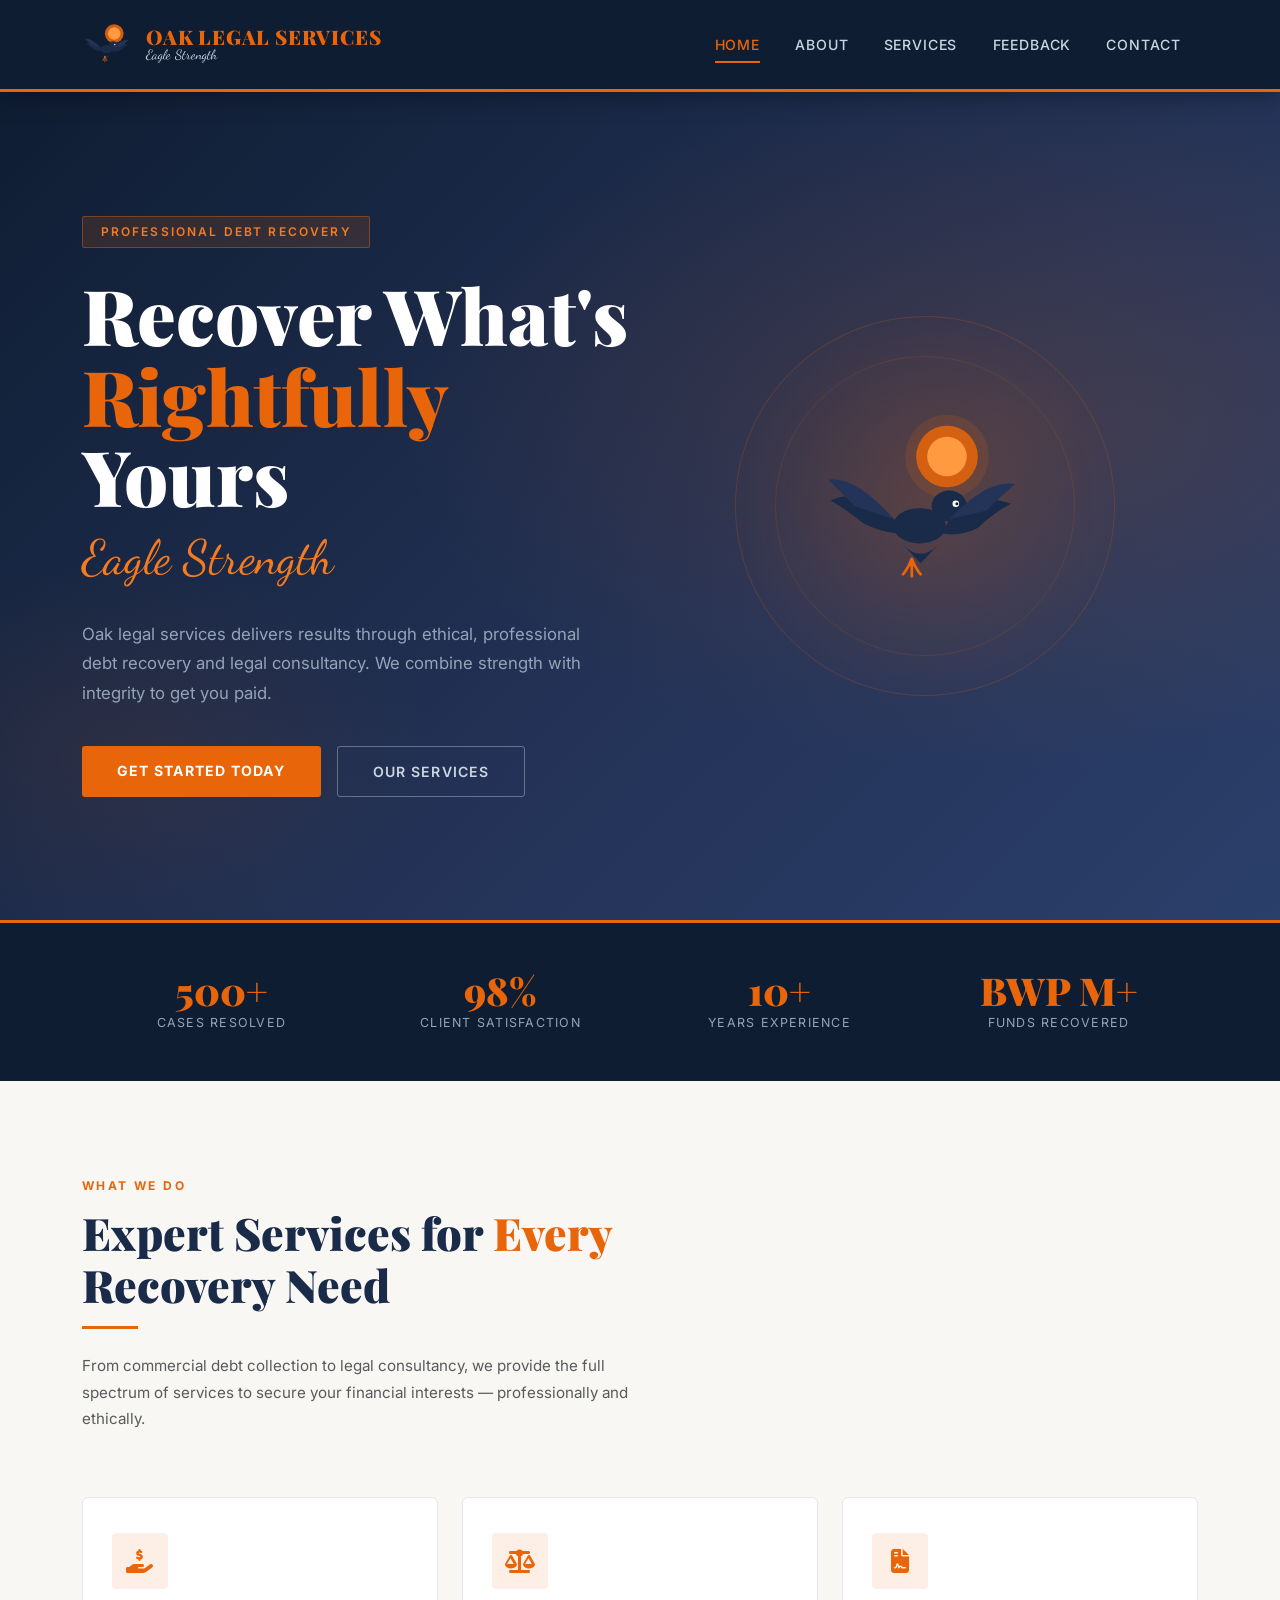
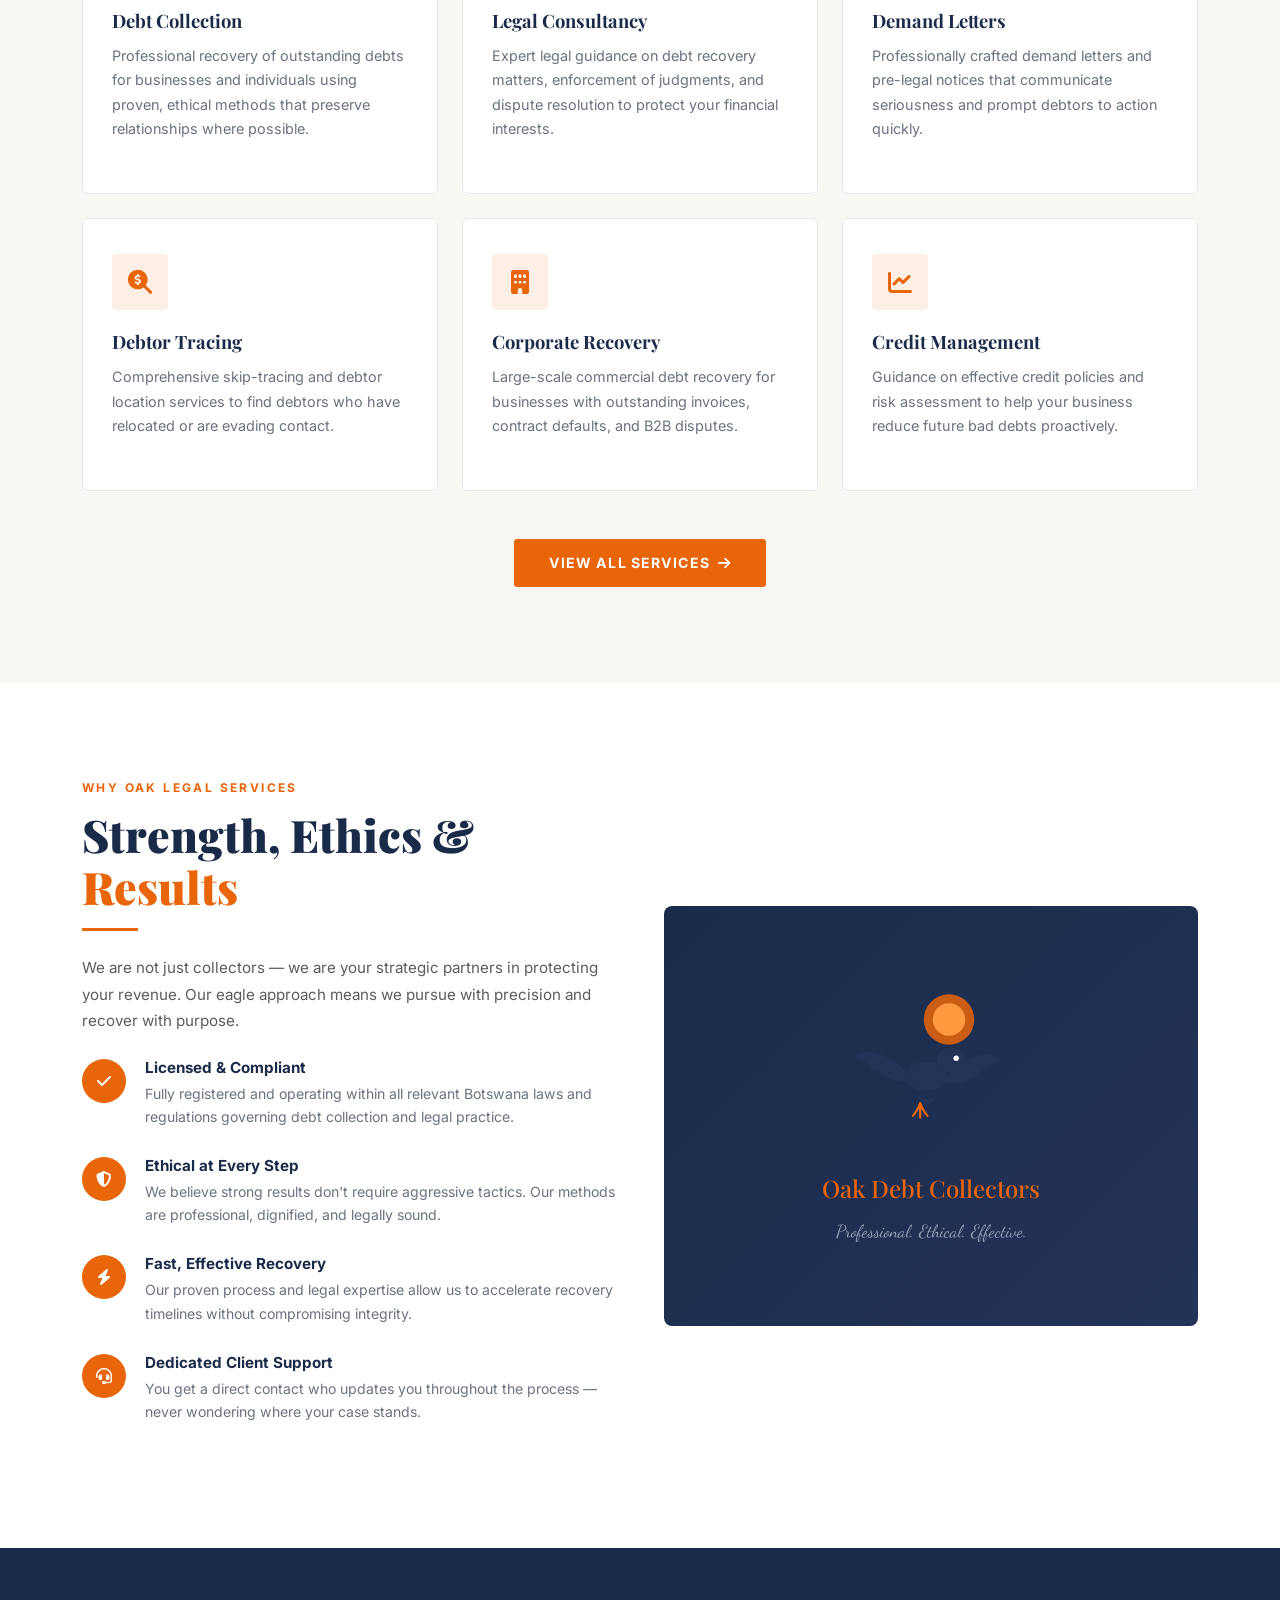
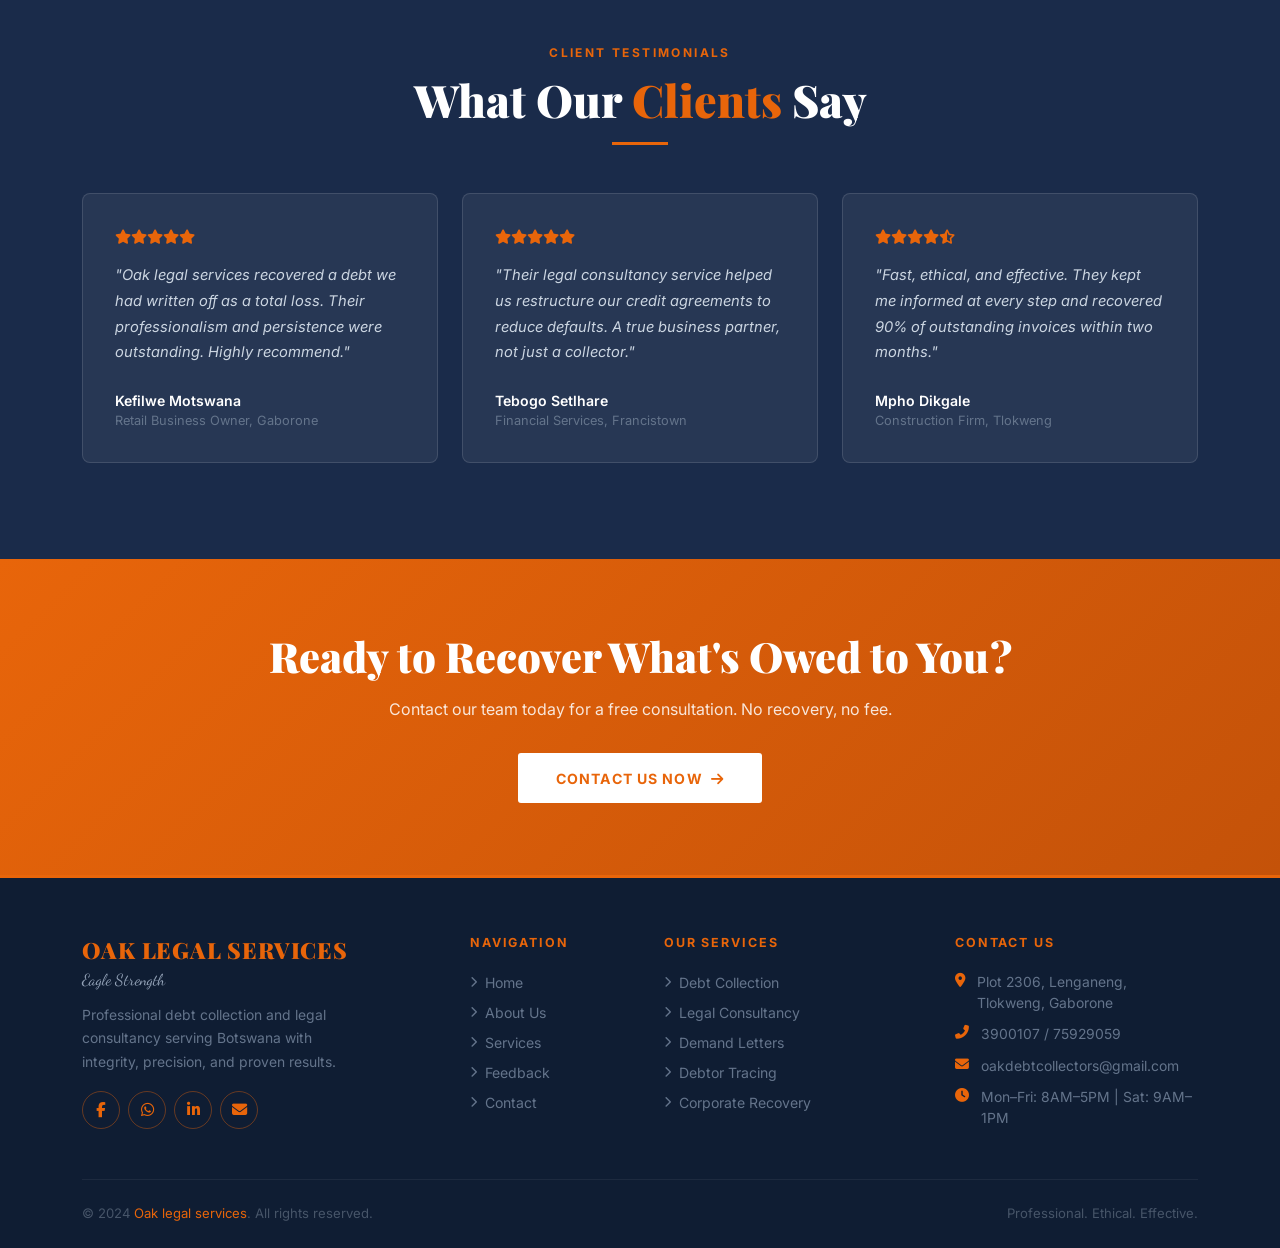
<file: index.html>
<!DOCTYPE html>
<html lang="en">
<head>
  <meta charset="UTF-8" />
  <meta name="viewport" content="width=device-width, initial-scale=1.0"/>
   <title>Oak legal services | Home</title>
  <link href="https://cdnjs.cloudflare.com/ajax/libs/bootstrap/5.3.2/css/bootstrap.min.css" rel="stylesheet"/>
  <link href="https://cdnjs.cloudflare.com/ajax/libs/font-awesome/6.5.0/css/all.min.css" rel="stylesheet"/>
  <link rel="stylesheet" href="style.css"/>
</head>
<body>

<!-- NAVBAR -->
<nav class="navbar navbar-expand-lg">
  <div class="container">
    <a class="navbar-brand" href="index.html">
      <div class="brand-logo-wrap">
        <svg viewBox="0 0 100 100" xmlns="http://www.w3.org/2000/svg">
          <circle cx="62" cy="28" r="18" fill="#E8650A" opacity="0.9"/>
          <circle cx="62" cy="28" r="12" fill="#FF9A40"/>
          <ellipse cx="48" cy="58" rx="12" ry="8" fill="#1A2B4A"/>
          <ellipse cx="60" cy="50" rx="8" ry="7" fill="#1A2B4A"/>
          <path d="M67 52 L73 55 L67 56 Z" fill="#E8650A"/>
          <circle cx="63" cy="49" r="1.5" fill="#fff"/>
          <circle cx="63.5" cy="49" r="0.7" fill="#1A2B4A"/>
          <path d="M36 55 Q20 40 8 48 Q16 52 22 58 Q30 62 38 62 Z" fill="#1A2B4A"/>
          <path d="M36 55 Q18 36 6 38 Q12 44 18 50 Z" fill="#243358"/>
          <path d="M60 55 Q72 42 88 50 Q80 54 74 60 Q66 64 58 62 Z" fill="#1A2B4A"/>
          <path d="M60 55 Q78 38 90 40 Q84 46 78 52 Z" fill="#243358"/>
          <path d="M40 66 Q48 75 56 66 Q52 72 48 76 Q44 72 40 66 Z" fill="#1A2B4A"/>
          <path d="M44 72 Q42 78 40 80 M44 72 Q44 79 44 82 M44 72 Q46 78 48 80" stroke="#E8650A" stroke-width="1.5" fill="none" stroke-linecap="round"/>
        </svg>
      </div>
      <div class="brand-text-wrap">
        <div class="brand-name">Oak legal services</div>
        <div class="brand-tagline">Eagle Strength</div>
      </div>
    </a>
    <button class="navbar-toggler" type="button" data-bs-toggle="collapse" data-bs-target="#mainNav">
      <span class="navbar-toggler-icon"></span>
    </button>
    <div class="collapse navbar-collapse" id="mainNav">
      <ul class="navbar-nav ms-auto">
        <li class="nav-item"><a class="nav-link active" href="index.html">Home</a></li>
        <li class="nav-item"><a class="nav-link" href="about.html">About</a></li>
        <li class="nav-item"><a class="nav-link" href="services.html">Services</a></li>
        <li class="nav-item"><a class="nav-link" href="feedback.html">Feedback</a></li>
        <li class="nav-item"><a class="nav-link" href="contact.html">Contact</a></li>
      </ul>
    </div>
  </div>
</nav>

<!-- HERO -->
<section class="hero">
  <div class="container">
    <div class="row align-items-center">
      <div class="col-lg-6 hero-content">
        <div class="hero-eyebrow fade-in-up">Professional Debt Recovery</div>
        <h1 class="fade-in-up delay-1">Recover What's <span>Rightfully</span> Yours</h1>
        <span class="hero-script fade-in-up delay-2">Eagle Strength</span>
        <p class="hero-desc fade-in-up delay-3">Oak legal services delivers results through ethical, professional debt recovery and legal consultancy. We combine strength with integrity to get you paid.</p>
        <div class="d-flex gap-3 flex-wrap fade-in-up delay-4">
          <a href="contact.html" class="btn-primary-oak">Get Started Today</a>
          <a href="services.html" class="btn-outline-oak">Our Services</a>
        </div>
      </div>
      <div class="col-lg-6 hero-visual mt-5 mt-lg-0">
        <div class="hero-circle">
          <svg class="hero-eagle-svg" viewBox="0 0 200 200" xmlns="http://www.w3.org/2000/svg">
            <circle cx="120" cy="55" r="38" fill="rgba(232,101,10,0.15)"/>
            <circle cx="120" cy="55" r="28" fill="#E8650A" opacity="0.85"/>
            <circle cx="120" cy="55" r="18" fill="#FF9A40"/>
            <ellipse cx="95" cy="118" rx="24" ry="16" fill="#1A2B4A"/>
            <ellipse cx="122" cy="100" rx="16" ry="14" fill="#1A2B4A"/>
            <path d="M136 104 L150 110 L136 112 Z" fill="#E8650A"/>
            <circle cx="128" cy="98" r="3" fill="#fff"/>
            <circle cx="129" cy="98" r="1.4" fill="#0F1D33"/>
            <path d="M72 112 Q40 82 14 95 Q30 104 44 116 Q60 124 76 125 Z" fill="#1A2B4A"/>
            <path d="M72 112 Q36 72 12 76 Q24 88 36 100 Z" fill="#243358"/>
            <path d="M122 112 Q148 86 178 98 Q160 108 148 120 Q132 128 116 125 Z" fill="#1A2B4A"/>
            <path d="M122 112 Q156 76 182 80 Q168 92 156 104 Z" fill="#243358"/>
            <path d="M80 135 Q96 152 112 135 Q104 144 96 152 Q88 144 80 135 Z" fill="#1A2B4A"/>
            <path d="M88 148 Q84 158 80 162 M88 148 Q88 160 88 164 M88 148 Q92 158 96 162" stroke="#E8650A" stroke-width="2.5" fill="none" stroke-linecap="round"/>
          </svg>
        </div>
      </div>
    </div>
  </div>
</section>

<!-- STATS BAR -->
<div class="stats-bar">
  <div class="container">
    <div class="row g-0 align-items-center">
      <div class="col-6 col-md-3"><div class="stat-item"><div class="stat-number">500+</div><div class="stat-label">Cases Resolved</div></div></div>
      <div class="col-6 col-md-3"><div class="stat-item"><div class="stat-number">98%</div><div class="stat-label">Client Satisfaction</div></div></div>
      <div class="col-6 col-md-3"><div class="stat-item"><div class="stat-number">10+</div><div class="stat-label">Years Experience</div></div></div>
      <div class="col-6 col-md-3"><div class="stat-item"><div class="stat-number">BWP M+</div><div class="stat-label">Funds Recovered</div></div></div>
    </div>
  </div>
</div>

<!-- SERVICES PREVIEW -->
<section class="light-section">
  <div class="container">
    <div class="row mb-5">
      <div class="col-lg-6">
        <p class="section-eyebrow">What We Do</p>
        <h2 class="section-heading">Expert Services for <span>Every</span> Recovery Need</h2>
        <div class="orange-rule"></div>
        <p class="text-muted" style="font-size:0.95rem; line-height:1.75;">From commercial debt collection to legal consultancy, we provide the full spectrum of services to secure your financial interests — professionally and ethically.</p>
      </div>
    </div>
    <div class="row g-4">
      <div class="col-md-6 col-lg-4">
        <div class="service-card">
          <div class="service-icon"><i class="fas fa-hand-holding-usd"></i></div>
          <h4>Debt Collection</h4>
          <p>Professional recovery of outstanding debts for businesses and individuals using proven, ethical methods that preserve relationships where possible.</p>
        </div>
      </div>
      <div class="col-md-6 col-lg-4">
        <div class="service-card">
          <div class="service-icon"><i class="fas fa-balance-scale"></i></div>
          <h4>Legal Consultancy</h4>
          <p>Expert legal guidance on debt recovery matters, enforcement of judgments, and dispute resolution to protect your financial interests.</p>
        </div>
      </div>
      <div class="col-md-6 col-lg-4">
        <div class="service-card">
          <div class="service-icon"><i class="fas fa-file-contract"></i></div>
          <h4>Demand Letters</h4>
          <p>Professionally crafted demand letters and pre-legal notices that communicate seriousness and prompt debtors to action quickly.</p>
        </div>
      </div>
      <div class="col-md-6 col-lg-4">
        <div class="service-card">
          <div class="service-icon"><i class="fas fa-search-dollar"></i></div>
          <h4>Debtor Tracing</h4>
          <p>Comprehensive skip-tracing and debtor location services to find debtors who have relocated or are evading contact.</p>
        </div>
      </div>
      <div class="col-md-6 col-lg-4">
        <div class="service-card">
          <div class="service-icon"><i class="fas fa-building"></i></div>
          <h4>Corporate Recovery</h4>
          <p>Large-scale commercial debt recovery for businesses with outstanding invoices, contract defaults, and B2B disputes.</p>
        </div>
      </div>
      <div class="col-md-6 col-lg-4">
        <div class="service-card">
          <div class="service-icon"><i class="fas fa-chart-line"></i></div>
          <h4>Credit Management</h4>
          <p>Guidance on effective credit policies and risk assessment to help your business reduce future bad debts proactively.</p>
        </div>
      </div>
    </div>
    <div class="text-center mt-5">
      <a href="services.html" class="btn-primary-oak">View All Services &nbsp;<i class="fas fa-arrow-right"></i></a>
    </div>
  </div>
</section>

<!-- WHY CHOOSE US -->
<section class="white-section">
  <div class="container">
    <div class="row align-items-center g-5">
      <div class="col-lg-6">
        <p class="section-eyebrow">Why Oak legal services</p>
        <h2 class="section-heading">Strength, Ethics & <span>Results</span></h2>
        <div class="orange-rule"></div>
        <p class="text-muted mb-4" style="font-size:0.95rem;line-height:1.75;">We are not just collectors — we are your strategic partners in protecting your revenue. Our eagle approach means we pursue with precision and recover with purpose.</p>
        <div class="why-item">
          <div class="why-icon"><i class="fas fa-check"></i></div>
          <div class="why-text"><h5>Licensed & Compliant</h5><p>Fully registered and operating within all relevant Botswana laws and regulations governing debt collection and legal practice.</p></div>
        </div>
        <div class="why-item">
          <div class="why-icon"><i class="fas fa-shield-alt"></i></div>
          <div class="why-text"><h5>Ethical at Every Step</h5><p>We believe strong results don't require aggressive tactics. Our methods are professional, dignified, and legally sound.</p></div>
        </div>
        <div class="why-item">
          <div class="why-icon"><i class="fas fa-bolt"></i></div>
          <div class="why-text"><h5>Fast, Effective Recovery</h5><p>Our proven process and legal expertise allow us to accelerate recovery timelines without compromising integrity.</p></div>
        </div>
        <div class="why-item">
          <div class="why-icon"><i class="fas fa-headset"></i></div>
          <div class="why-text"><h5>Dedicated Client Support</h5><p>You get a direct contact who updates you throughout the process — never wondering where your case stands.</p></div>
        </div>
      </div>
      <div class="col-lg-6">
        <div class="about-img-block" style="min-height:420px; border-radius:8px;">
          <svg class="big-eagle" viewBox="0 0 200 200" xmlns="http://www.w3.org/2000/svg">
            <circle cx="120" cy="55" r="28" fill="#E8650A" opacity="0.85"/>
            <circle cx="120" cy="55" r="18" fill="#FF9A40"/>
            <ellipse cx="95" cy="118" rx="24" ry="16" fill="#243358"/>
            <ellipse cx="122" cy="100" rx="16" ry="14" fill="#243358"/>
            <path d="M136 104 L150 110 L136 112 Z" fill="#E8650A"/>
            <circle cx="128" cy="98" r="3" fill="#fff"/>
            <path d="M72 112 Q40 82 14 95 Q30 104 44 116 Q60 124 76 125 Z" fill="#243358"/>
            <path d="M122 112 Q148 86 178 98 Q160 108 148 120 Q132 128 116 125 Z" fill="#243358"/>
            <path d="M80 135 Q96 152 112 135 Q104 144 96 152 Q88 144 80 135 Z" fill="#243358"/>
            <path d="M88 148 Q84 158 80 162 M88 148 Q88 160 88 164 M88 148 Q92 158 96 162" stroke="#E8650A" stroke-width="2.5" fill="none" stroke-linecap="round"/>
          </svg>
          <h3>Oak Debt Collectors</h3>
          <p style="font-family:'Dancing Script',cursive; font-size:1.1rem; color:#94A3B8; margin-top:0.5rem;">Professional. Ethical. Effective.</p>
        </div>
      </div>
    </div>
  </div>
</section>

<!-- TESTIMONIALS -->
<section class="navy-section">
  <div class="container">
    <div class="text-center mb-5">
      <p class="section-eyebrow" style="color:var(--orange)">Client Testimonials</p>
      <h2 class="section-heading" style="color:#fff;">What Our <span>Clients</span> Say</h2>
      <div class="orange-rule mx-auto"></div>
    </div>
    <div class="row g-4">
      <div class="col-md-4">
        <div class="testimonial-card">
          <div class="testimonial-stars"><i class="fas fa-star"></i><i class="fas fa-star"></i><i class="fas fa-star"></i><i class="fas fa-star"></i><i class="fas fa-star"></i></div>
          <p class="testimonial-text">"Oak legal services recovered a debt we had written off as a total loss. Their professionalism and persistence were outstanding. Highly recommend."</p>
          <div class="testimonial-author">Kefilwe Motswana</div>
          <div class="testimonial-company">Retail Business Owner, Gaborone</div>
        </div>
      </div>
      <div class="col-md-4">
        <div class="testimonial-card">
          <div class="testimonial-stars"><i class="fas fa-star"></i><i class="fas fa-star"></i><i class="fas fa-star"></i><i class="fas fa-star"></i><i class="fas fa-star"></i></div>
          <p class="testimonial-text">"Their legal consultancy service helped us restructure our credit agreements to reduce defaults. A true business partner, not just a collector."</p>
          <div class="testimonial-author">Tebogo Setlhare</div>
          <div class="testimonial-company">Financial Services, Francistown</div>
        </div>
      </div>
      <div class="col-md-4">
        <div class="testimonial-card">
          <div class="testimonial-stars"><i class="fas fa-star"></i><i class="fas fa-star"></i><i class="fas fa-star"></i><i class="fas fa-star"></i><i class="fas fa-star-half-alt"></i></div>
          <p class="testimonial-text">"Fast, ethical, and effective. They kept me informed at every step and recovered 90% of outstanding invoices within two months."</p>
          <div class="testimonial-author">Mpho Dikgale</div>
          <div class="testimonial-company">Construction Firm, Tlokweng</div>
        </div>
      </div>
    </div>
  </div>
</section>

<!-- CTA -->
<div class="cta-banner">
  <div class="container">
    <h2>Ready to Recover What's Owed to You?</h2>
    <p>Contact our team today for a free consultation. No recovery, no fee.</p>
    <a href="contact.html" class="btn-white-oak">Contact Us Now &nbsp;<i class="fas fa-arrow-right"></i></a>
  </div>
</div>

<!-- FOOTER -->
<footer>
  <div class="container">
    <div class="row g-5">
      <div class="col-lg-4">
        <div class="footer-brand-name">Oak legal services</div>
        <div class="footer-script">Eagle Strength</div>
        <p class="footer-desc">Professional debt collection and legal consultancy serving Botswana with integrity, precision, and proven results.</p>
        <div class="d-flex gap-2 mt-3">
          <a href="#" class="social-link"><i class="fab fa-facebook-f"></i></a>
          <a href="#" class="social-link"><i class="fab fa-whatsapp"></i></a>
          <a href="#" class="social-link"><i class="fab fa-linkedin-in"></i></a>
          <a href="mailto:oakdebtcollectors@gmail.com" class="social-link"><i class="fas fa-envelope"></i></a>
        </div>
      </div>
      <div class="col-sm-6 col-lg-2">
        <div class="footer-heading">Navigation</div>
        <ul class="footer-links">
          <li><a href="index.html"><i class="fas fa-chevron-right"></i> Home</a></li>
          <li><a href="about.html"><i class="fas fa-chevron-right"></i> About Us</a></li>
          <li><a href="services.html"><i class="fas fa-chevron-right"></i> Services</a></li>
          <li><a href="feedback.html"><i class="fas fa-chevron-right"></i> Feedback</a></li>
          <li><a href="contact.html"><i class="fas fa-chevron-right"></i> Contact</a></li>
        </ul>
      </div>
      <div class="col-sm-6 col-lg-3">
        <div class="footer-heading">Our Services</div>
        <ul class="footer-links">
          <li><a href="services.html"><i class="fas fa-chevron-right"></i> Debt Collection</a></li>
          <li><a href="services.html"><i class="fas fa-chevron-right"></i> Legal Consultancy</a></li>
          <li><a href="services.html"><i class="fas fa-chevron-right"></i> Demand Letters</a></li>
          <li><a href="services.html"><i class="fas fa-chevron-right"></i> Debtor Tracing</a></li>
          <li><a href="services.html"><i class="fas fa-chevron-right"></i> Corporate Recovery</a></li>
        </ul>
      </div>
      <div class="col-lg-3">
        <div class="footer-heading">Contact Us</div>
        <div class="footer-contact-item"><i class="fas fa-map-marker-alt"></i><span>Plot 2306, Lenganeng, Tlokweng, Gaborone</span></div>
        <div class="footer-contact-item"><i class="fas fa-phone-alt"></i><span>3900107 / 75929059</span></div>
        <div class="footer-contact-item"><i class="fas fa-envelope"></i><span>oakdebtcollectors@gmail.com</span></div>
        <div class="footer-contact-item"><i class="fas fa-clock"></i><span>Mon–Fri: 8AM–5PM | Sat: 9AM–1PM</span></div>
      </div>
    </div>
    <div class="footer-bottom">
      <p>&copy; 2024 <span>Oak legal services</span>. All rights reserved.</p>
      <p>Professional. Ethical. Effective.</p>
    </div>
  </div>
</footer>

<script src="https://cdnjs.cloudflare.com/ajax/libs/bootstrap/5.3.2/js/bootstrap.bundle.min.js"></script>
</body>
</html>
</file>
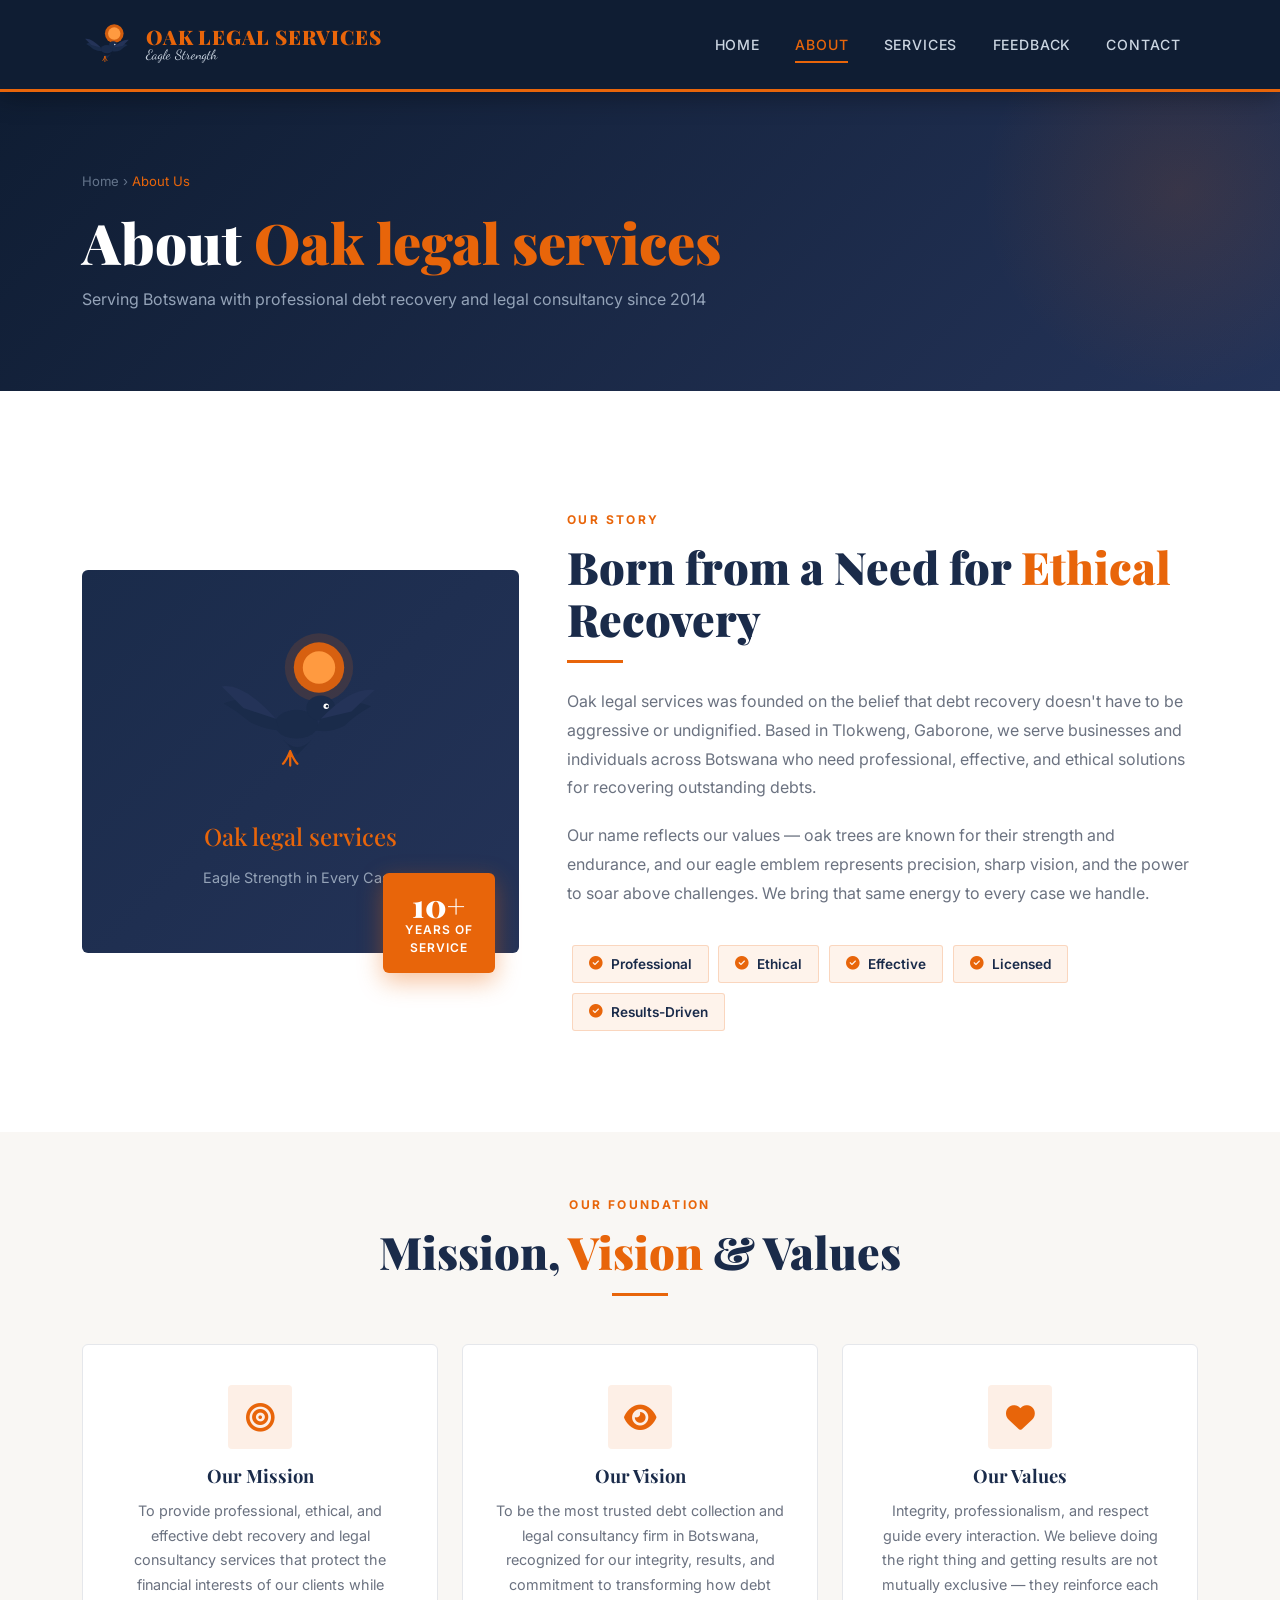
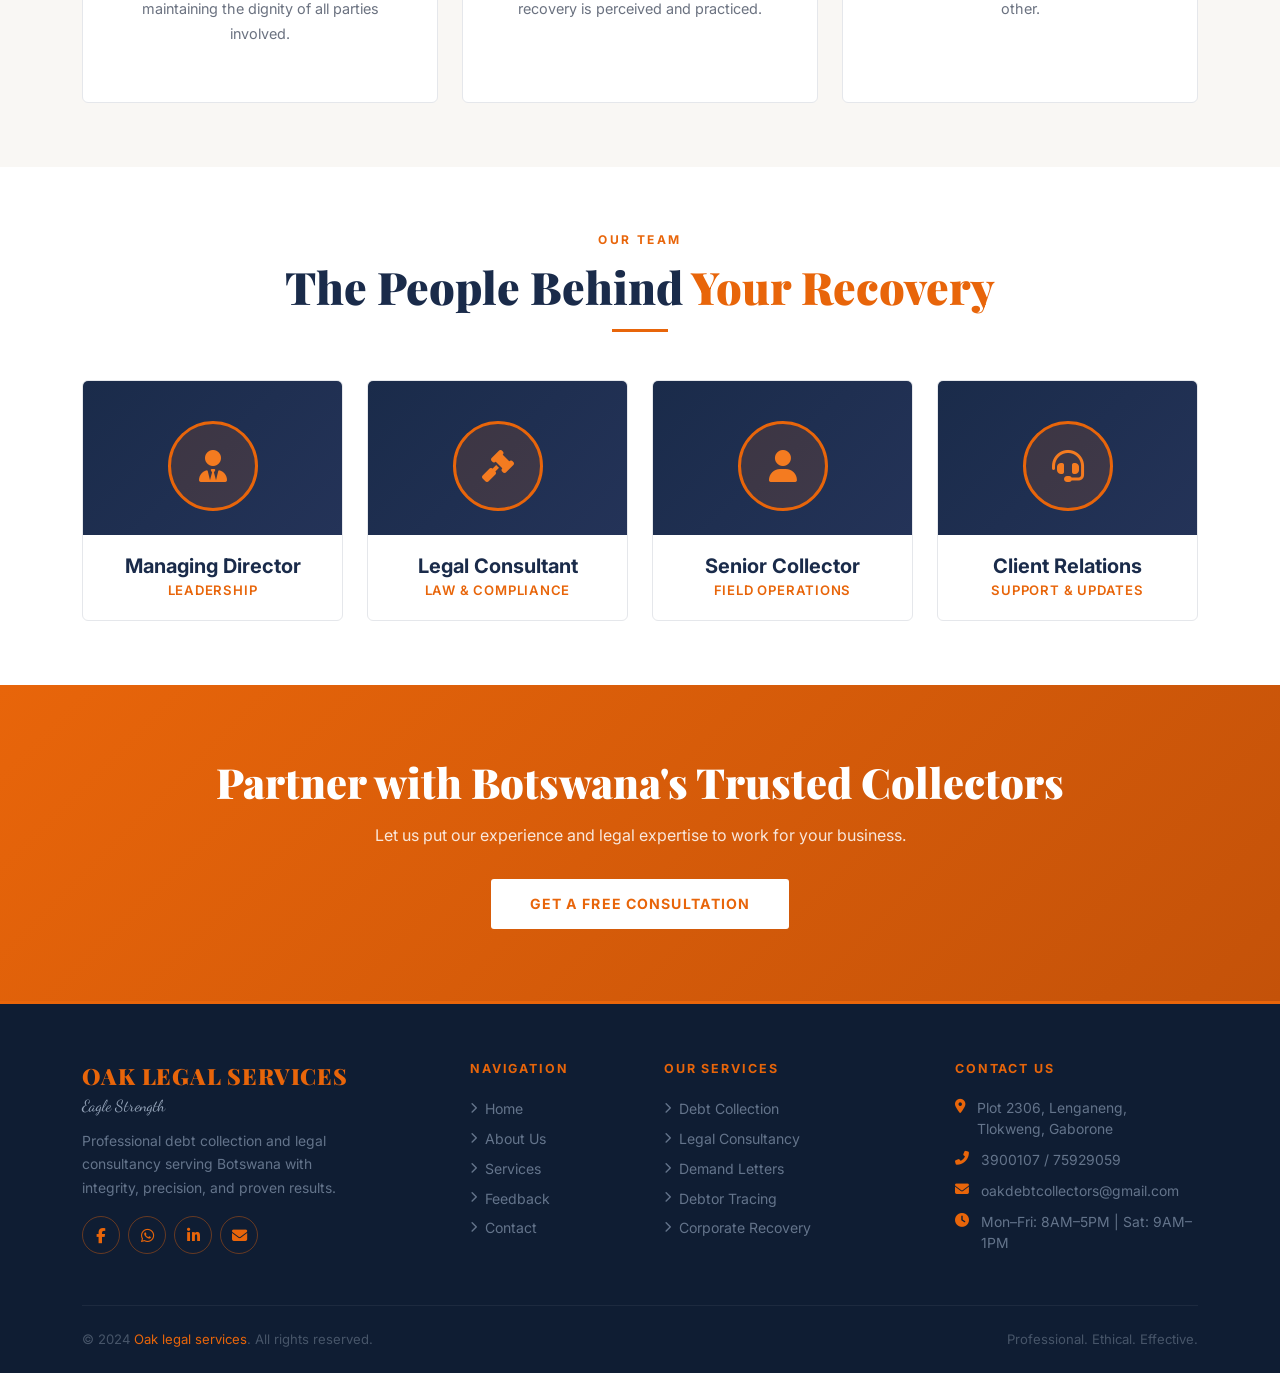
<file: about.html>
<!DOCTYPE html>
<html lang="en">
<head>
  <meta charset="UTF-8"/>
  <meta name="viewport" content="width=device-width, initial-scale=1.0"/>
  <title>Oak legal services | About Us</title>
  <link href="https://cdnjs.cloudflare.com/ajax/libs/bootstrap/5.3.2/css/bootstrap.min.css" rel="stylesheet"/>
  <link href="https://cdnjs.cloudflare.com/ajax/libs/font-awesome/6.5.0/css/all.min.css" rel="stylesheet"/>
  <link rel="stylesheet" href="style.css"/>
</head>
<body>

<!-- NAVBAR -->
<nav class="navbar navbar-expand-lg">
  <div class="container">
    <a class="navbar-brand" href="index.html">
      <div class="brand-logo-wrap">
        <svg viewBox="0 0 100 100" xmlns="http://www.w3.org/2000/svg">
          <circle cx="62" cy="28" r="18" fill="#E8650A" opacity="0.9"/>
          <circle cx="62" cy="28" r="12" fill="#FF9A40"/>
          <ellipse cx="48" cy="58" rx="12" ry="8" fill="#1A2B4A"/>
          <ellipse cx="60" cy="50" rx="8" ry="7" fill="#1A2B4A"/>
          <path d="M67 52 L73 55 L67 56 Z" fill="#E8650A"/>
          <circle cx="63" cy="49" r="1.5" fill="#fff"/>
          <circle cx="63.5" cy="49" r="0.7" fill="#1A2B4A"/>
          <path d="M36 55 Q20 40 8 48 Q16 52 22 58 Q30 62 38 62 Z" fill="#1A2B4A"/>
          <path d="M36 55 Q18 36 6 38 Q12 44 18 50 Z" fill="#243358"/>
          <path d="M60 55 Q72 42 88 50 Q80 54 74 60 Q66 64 58 62 Z" fill="#1A2B4A"/>
          <path d="M60 55 Q78 38 90 40 Q84 46 78 52 Z" fill="#243358"/>
          <path d="M40 66 Q48 75 56 66 Q52 72 48 76 Q44 72 40 66 Z" fill="#1A2B4A"/>
          <path d="M44 72 Q42 78 40 80 M44 72 Q44 79 44 82 M44 72 Q46 78 48 80" stroke="#E8650A" stroke-width="1.5" fill="none" stroke-linecap="round"/>
        </svg>
      </div>
      <div class="brand-text-wrap">
        <div class="brand-name">Oak legal services</div>
        <div class="brand-tagline">Eagle Strength</div>
      </div>
    </a>
    <button class="navbar-toggler" type="button" data-bs-toggle="collapse" data-bs-target="#mainNav">
      <span class="navbar-toggler-icon"></span>
    </button>
    <div class="collapse navbar-collapse" id="mainNav">
      <ul class="navbar-nav ms-auto">
        <li class="nav-item"><a class="nav-link" href="index.html">Home</a></li>
        <li class="nav-item"><a class="nav-link active" href="about.html">About</a></li>
        <li class="nav-item"><a class="nav-link" href="services.html">Services</a></li>
        <li class="nav-item"><a class="nav-link" href="feedback.html">Feedback</a></li>
        <li class="nav-item"><a class="nav-link" href="contact.html">Contact</a></li>
      </ul>
    </div>
  </div>
</nav>

<!-- PAGE HERO -->
<div class="page-hero">
  <div class="container">
    <div class="breadcrumb-nav">Home &rsaquo; <span>About Us</span></div>
    <h1>About <span>Oak legal services</span></h1>
    <p>Serving Botswana with professional debt recovery and legal consultancy since 2014</p>
  </div>
</div>

<!-- OUR STORY -->
<section class="white-section">
  <div class="container">
    <div class="row align-items-center g-5">
      <div class="col-lg-5">
        <div class="about-img-wrap">
          <div class="about-img-block">
            <svg class="big-eagle" viewBox="0 0 200 200" xmlns="http://www.w3.org/2000/svg">
              <circle cx="120" cy="55" r="38" fill="rgba(232,101,10,0.15)"/>
              <circle cx="120" cy="55" r="28" fill="#E8650A" opacity="0.9"/>
              <circle cx="120" cy="55" r="18" fill="#FF9A40"/>
              <ellipse cx="95" cy="118" rx="24" ry="16" fill="#1A2B4A"/>
              <ellipse cx="122" cy="100" rx="16" ry="14" fill="#1A2B4A"/>
              <path d="M136 104 L150 110 L136 112 Z" fill="#E8650A"/>
              <circle cx="128" cy="98" r="3" fill="#fff"/>
              <circle cx="129" cy="98" r="1.4" fill="#0F1D33"/>
              <path d="M72 112 Q40 82 14 95 Q30 104 44 116 Q60 124 76 125 Z" fill="#1A2B4A"/>
              <path d="M72 112 Q36 72 12 76 Q24 88 36 100 Z" fill="#243358"/>
              <path d="M122 112 Q148 86 178 98 Q160 108 148 120 Q132 128 116 125 Z" fill="#1A2B4A"/>
              <path d="M122 112 Q156 76 182 80 Q168 92 156 104 Z" fill="#243358"/>
              <path d="M80 135 Q96 152 112 135 Q104 144 96 152 Q88 144 80 135 Z" fill="#1A2B4A"/>
              <path d="M88 148 Q84 158 80 162 M88 148 Q88 160 88 164 M88 148 Q92 158 96 162" stroke="#E8650A" stroke-width="2.5" fill="none" stroke-linecap="round"/>
            </svg>
            <h3>Oak legal services</h3>
            <p>Eagle Strength in Every Case</p>
          </div>
          <div class="experience-badge">
            <div class="exp-num">10+</div>
            <div class="exp-label">Years of<br>Service</div>
          </div>
        </div>
      </div>
      <div class="col-lg-7" style="padding-top:1.5rem;">
        <p class="section-eyebrow">Our Story</p>
        <h2 class="section-heading">Born from a Need for <span>Ethical</span> Recovery</h2>
        <div class="orange-rule"></div>
        <p style="color:var(--gray); line-height:1.8; margin-bottom:1.2rem;">Oak legal services was founded on the belief that debt recovery doesn't have to be aggressive or undignified. Based in Tlokweng, Gaborone, we serve businesses and individuals across Botswana who need professional, effective, and ethical solutions for recovering outstanding debts.</p>
        <p style="color:var(--gray); line-height:1.8; margin-bottom:2rem;">Our name reflects our values — oak trees are known for their strength and endurance, and our eagle emblem represents precision, sharp vision, and the power to soar above challenges. We bring that same energy to every case we handle.</p>
        <div class="d-flex flex-wrap">
          <div class="value-pill"><i class="fas fa-check-circle"></i> Professional</div>
          <div class="value-pill"><i class="fas fa-check-circle"></i> Ethical</div>
          <div class="value-pill"><i class="fas fa-check-circle"></i> Effective</div>
          <div class="value-pill"><i class="fas fa-check-circle"></i> Licensed</div>
          <div class="value-pill"><i class="fas fa-check-circle"></i> Results-Driven</div>
        </div>
      </div>
    </div>
  </div>
</section>

<!-- MISSION / VISION / VALUES -->
<section class="light-section" style="padding: 4rem 0;">
  <div class="container">
    <div class="text-center mb-5">
      <p class="section-eyebrow">Our Foundation</p>
      <h2 class="section-heading">Mission, <span>Vision</span> & Values</h2>
      <div class="orange-rule mx-auto"></div>
    </div>
    <div class="row g-4">
      <div class="col-md-4">
        <div class="service-card text-center" style="padding:2.5rem 2rem;">
          <div class="service-icon mx-auto mb-3" style="width:64px;height:64px;font-size:1.8rem;"><i class="fas fa-bullseye"></i></div>
          <h4>Our Mission</h4>
          <p>To provide professional, ethical, and effective debt recovery and legal consultancy services that protect the financial interests of our clients while maintaining the dignity of all parties involved.</p>
        </div>
      </div>
      <div class="col-md-4">
        <div class="service-card text-center" style="padding:2.5rem 2rem;">
          <div class="service-icon mx-auto mb-3" style="width:64px;height:64px;font-size:1.8rem;"><i class="fas fa-eye"></i></div>
          <h4>Our Vision</h4>
          <p>To be the most trusted debt collection and legal consultancy firm in Botswana, recognized for our integrity, results, and commitment to transforming how debt recovery is perceived and practiced.</p>
        </div>
      </div>
      <div class="col-md-4">
        <div class="service-card text-center" style="padding:2.5rem 2rem;">
          <div class="service-icon mx-auto mb-3" style="width:64px;height:64px;font-size:1.8rem;"><i class="fas fa-heart"></i></div>
          <h4>Our Values</h4>
          <p>Integrity, professionalism, and respect guide every interaction. We believe doing the right thing and getting results are not mutually exclusive — they reinforce each other.</p>
        </div>
      </div>
    </div>
  </div>
</section>

<!-- TEAM -->
<section class="white-section" style="padding:4rem 0;">
  <div class="container">
    <div class="text-center mb-5">
      <p class="section-eyebrow">Our Team</p>
      <h2 class="section-heading">The People Behind <span>Your Recovery</span></h2>
      <div class="orange-rule mx-auto"></div>
    </div>
    <div class="row g-4 justify-content-center">
      <div class="col-sm-6 col-md-4 col-lg-3">
        <div class="team-card">
          <div class="team-avatar"><div class="team-avatar-circle"><i class="fas fa-user-tie"></i></div></div>
          <div class="team-body"><h5>Managing Director</h5><div class="role">Leadership</div></div>
        </div>
      </div>
      <div class="col-sm-6 col-md-4 col-lg-3">
        <div class="team-card">
          <div class="team-avatar"><div class="team-avatar-circle"><i class="fas fa-gavel"></i></div></div>
          <div class="team-body"><h5>Legal Consultant</h5><div class="role">Law & Compliance</div></div>
        </div>
      </div>
      <div class="col-sm-6 col-md-4 col-lg-3">
        <div class="team-card">
          <div class="team-avatar"><div class="team-avatar-circle"><i class="fas fa-user"></i></div></div>
          <div class="team-body"><h5>Senior Collector</h5><div class="role">Field Operations</div></div>
        </div>
      </div>
      <div class="col-sm-6 col-md-4 col-lg-3">
        <div class="team-card">
          <div class="team-avatar"><div class="team-avatar-circle"><i class="fas fa-headset"></i></div></div>
          <div class="team-body"><h5>Client Relations</h5><div class="role">Support & Updates</div></div>
        </div>
      </div>
    </div>
  </div>
</section>

<!-- CTA -->
<div class="cta-banner">
  <div class="container">
    <h2>Partner with Botswana's Trusted Collectors</h2>
    <p>Let us put our experience and legal expertise to work for your business.</p>
    <a href="contact.html" class="btn-white-oak">Get a Free Consultation</a>
  </div>
</div>

<!-- FOOTER -->
<footer>
  <div class="container">
    <div class="row g-5">
      <div class="col-lg-4">
        <div class="footer-brand-name">Oak legal services</div>
        <div class="footer-script">Eagle Strength</div>
        <p class="footer-desc">Professional debt collection and legal consultancy serving Botswana with integrity, precision, and proven results.</p>
        <div class="d-flex gap-2 mt-3">
          <a href="#" class="social-link"><i class="fab fa-facebook-f"></i></a>
          <a href="#" class="social-link"><i class="fab fa-whatsapp"></i></a>
          <a href="#" class="social-link"><i class="fab fa-linkedin-in"></i></a>
          <a href="mailto:oakdebtcollectors@gmail.com" class="social-link"><i class="fas fa-envelope"></i></a>
        </div>
      </div>
      <div class="col-sm-6 col-lg-2">
        <div class="footer-heading">Navigation</div>
        <ul class="footer-links">
          <li><a href="index.html"><i class="fas fa-chevron-right"></i> Home</a></li>
          <li><a href="about.html"><i class="fas fa-chevron-right"></i> About Us</a></li>
          <li><a href="services.html"><i class="fas fa-chevron-right"></i> Services</a></li>
          <li><a href="feedback.html"><i class="fas fa-chevron-right"></i> Feedback</a></li>
          <li><a href="contact.html"><i class="fas fa-chevron-right"></i> Contact</a></li>
        </ul>
      </div>
      <div class="col-sm-6 col-lg-3">
        <div class="footer-heading">Our Services</div>
        <ul class="footer-links">
          <li><a href="services.html"><i class="fas fa-chevron-right"></i> Debt Collection</a></li>
          <li><a href="services.html"><i class="fas fa-chevron-right"></i> Legal Consultancy</a></li>
          <li><a href="services.html"><i class="fas fa-chevron-right"></i> Demand Letters</a></li>
          <li><a href="services.html"><i class="fas fa-chevron-right"></i> Debtor Tracing</a></li>
          <li><a href="services.html"><i class="fas fa-chevron-right"></i> Corporate Recovery</a></li>
        </ul>
      </div>
      <div class="col-lg-3">
        <div class="footer-heading">Contact Us</div>
        <div class="footer-contact-item"><i class="fas fa-map-marker-alt"></i><span>Plot 2306, Lenganeng, Tlokweng, Gaborone</span></div>
        <div class="footer-contact-item"><i class="fas fa-phone-alt"></i><span>3900107 / 75929059</span></div>
        <div class="footer-contact-item"><i class="fas fa-envelope"></i><span>oakdebtcollectors@gmail.com</span></div>
        <div class="footer-contact-item"><i class="fas fa-clock"></i><span>Mon–Fri: 8AM–5PM | Sat: 9AM–1PM</span></div>
      </div>
    </div>
    <div class="footer-bottom">
      <p>&copy; 2024 <span>Oak legal services</span>. All rights reserved.</p>
      <p>Professional. Ethical. Effective.</p>
    </div>
  </div>
</footer>
<script src="https://cdnjs.cloudflare.com/ajax/libs/bootstrap/5.3.2/js/bootstrap.bundle.min.js"></script>
</body>
</html>
</file>
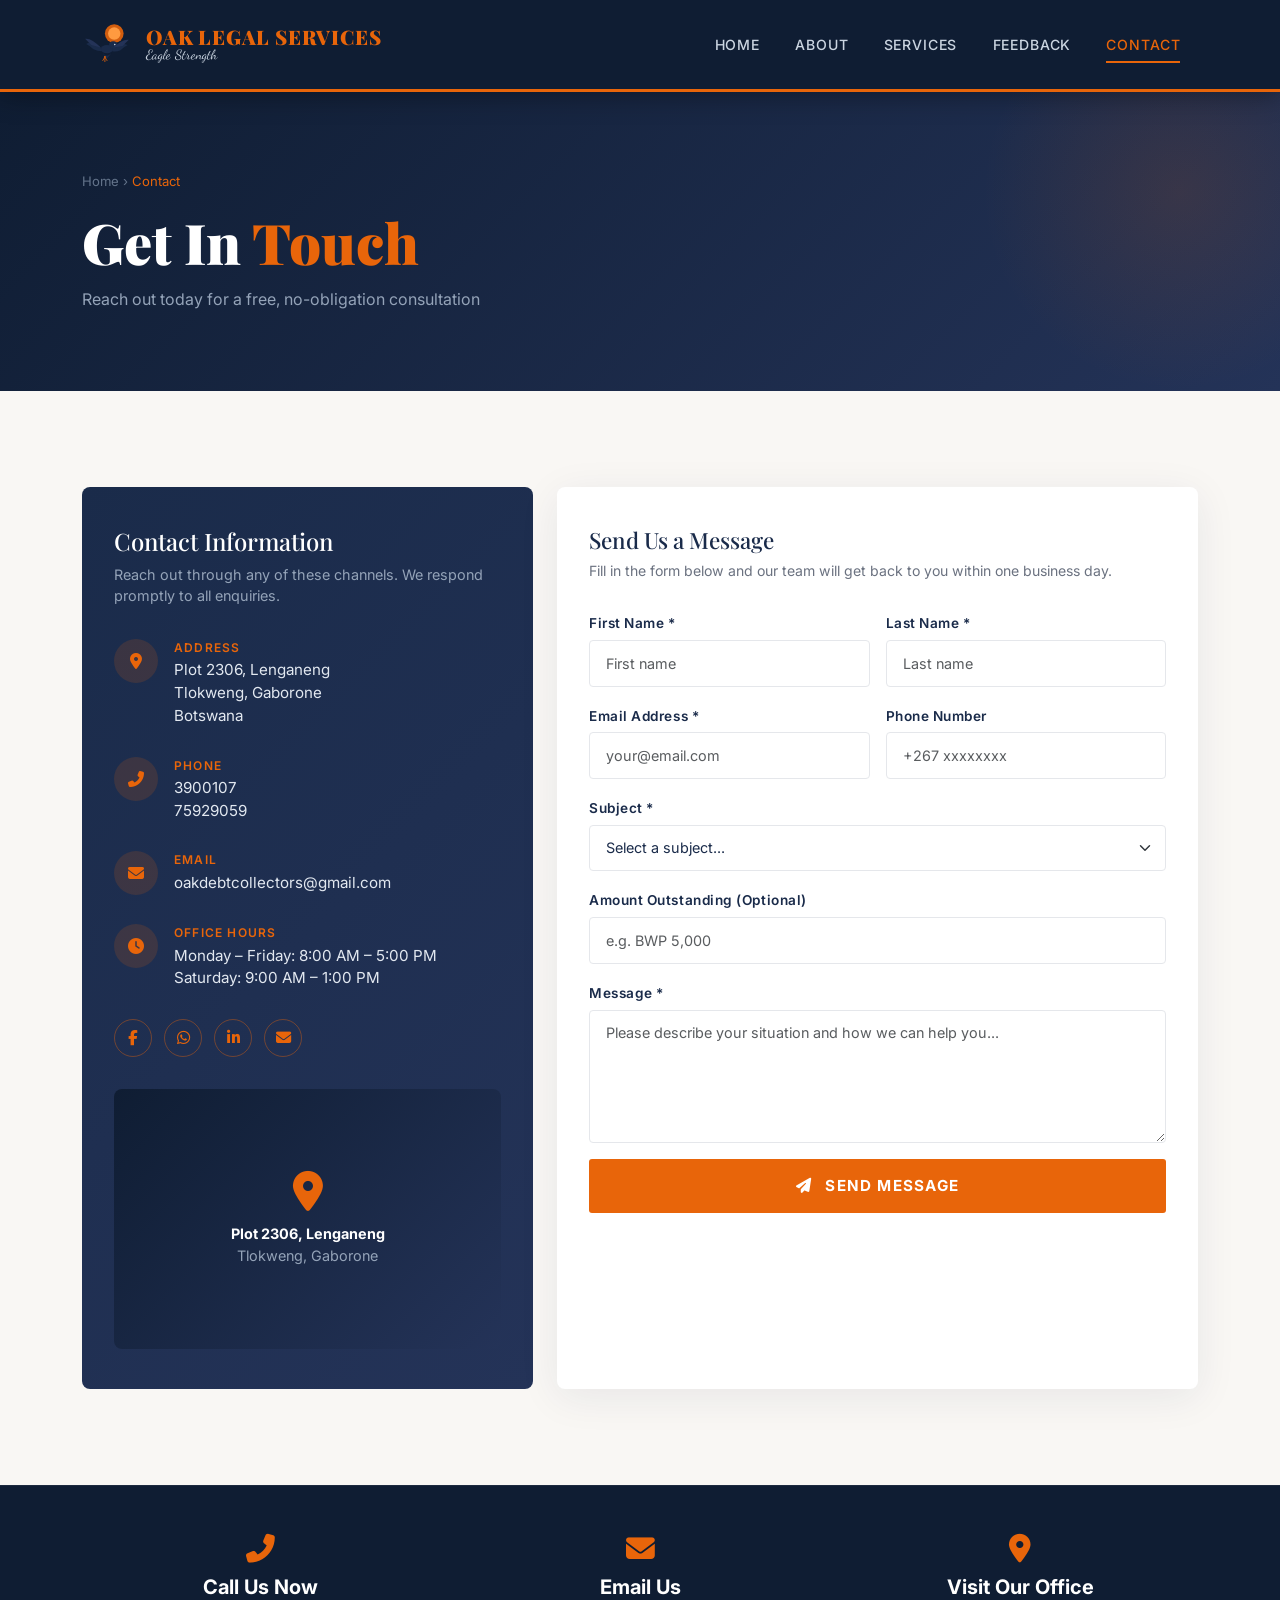
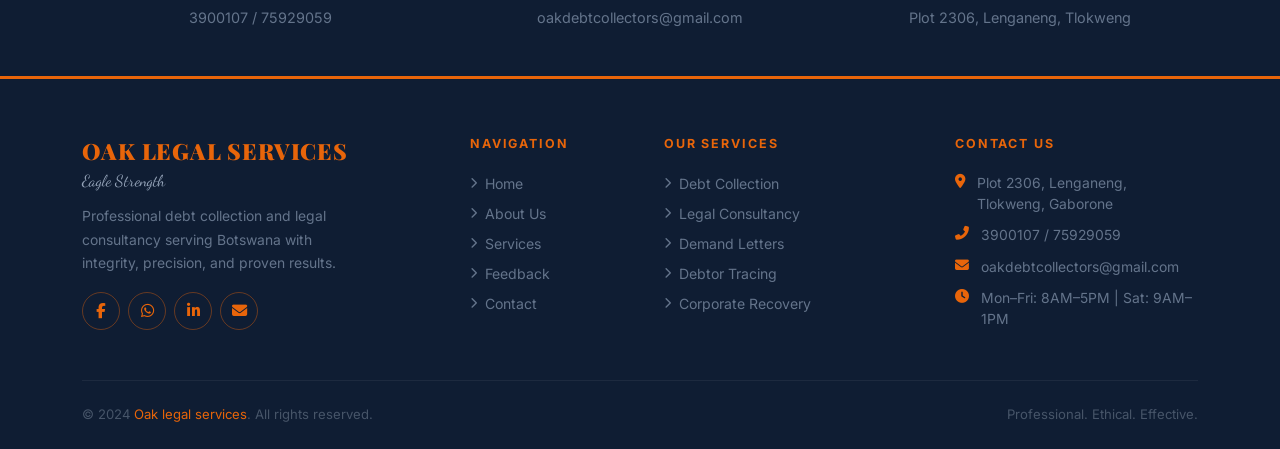
<file: contact.html>
<!DOCTYPE html>
<html lang="en">
<head>
  <meta charset="UTF-8"/>
  <meta name="viewport" content="width=device-width, initial-scale=1.0"/>
  <title>Oak legal services | Contact</title>
  <link href="https://cdnjs.cloudflare.com/ajax/libs/bootstrap/5.3.2/css/bootstrap.min.css" rel="stylesheet"/>
  <link href="https://cdnjs.cloudflare.com/ajax/libs/font-awesome/6.5.0/css/all.min.css" rel="stylesheet"/>
  <link rel="stylesheet" href="style.css"/>
</head>
<body>

<!-- NAVBAR -->
<nav class="navbar navbar-expand-lg">
  <div class="container">
    <a class="navbar-brand" href="index.html">
      <div class="brand-logo-wrap">
        <svg viewBox="0 0 100 100" xmlns="http://www.w3.org/2000/svg">
          <circle cx="62" cy="28" r="18" fill="#E8650A" opacity="0.9"/>
          <circle cx="62" cy="28" r="12" fill="#FF9A40"/>
          <ellipse cx="48" cy="58" rx="12" ry="8" fill="#1A2B4A"/>
          <ellipse cx="60" cy="50" rx="8" ry="7" fill="#1A2B4A"/>
          <path d="M67 52 L73 55 L67 56 Z" fill="#E8650A"/>
          <circle cx="63" cy="49" r="1.5" fill="#fff"/>
          <circle cx="63.5" cy="49" r="0.7" fill="#1A2B4A"/>
          <path d="M36 55 Q20 40 8 48 Q16 52 22 58 Q30 62 38 62 Z" fill="#1A2B4A"/>
          <path d="M36 55 Q18 36 6 38 Q12 44 18 50 Z" fill="#243358"/>
          <path d="M60 55 Q72 42 88 50 Q80 54 74 60 Q66 64 58 62 Z" fill="#1A2B4A"/>
          <path d="M60 55 Q78 38 90 40 Q84 46 78 52 Z" fill="#243358"/>
          <path d="M40 66 Q48 75 56 66 Q52 72 48 76 Q44 72 40 66 Z" fill="#1A2B4A"/>
          <path d="M44 72 Q42 78 40 80 M44 72 Q44 79 44 82 M44 72 Q46 78 48 80" stroke="#E8650A" stroke-width="1.5" fill="none" stroke-linecap="round"/>
        </svg>
      </div>
      <div class="brand-text-wrap">
        <div class="brand-name">Oak legal services</div>
        <div class="brand-tagline">Eagle Strength</div>
      </div>
    </a>
    <button class="navbar-toggler" type="button" data-bs-toggle="collapse" data-bs-target="#mainNav">
      <span class="navbar-toggler-icon"></span>
    </button>
    <div class="collapse navbar-collapse" id="mainNav">
      <ul class="navbar-nav ms-auto">
        <li class="nav-item"><a class="nav-link" href="index.html">Home</a></li>
        <li class="nav-item"><a class="nav-link" href="about.html">About</a></li>
        <li class="nav-item"><a class="nav-link" href="services.html">Services</a></li>
        <li class="nav-item"><a class="nav-link" href="feedback.html">Feedback</a></li>
        <li class="nav-item"><a class="nav-link active" href="contact.html">Contact</a></li>
      </ul>
    </div>
  </div>
</nav>

<!-- PAGE HERO -->
<div class="page-hero">
  <div class="container">
    <div class="breadcrumb-nav">Home &rsaquo; <span>Contact</span></div>
    <h1>Get In <span>Touch</span></h1>
    <p>Reach out today for a free, no-obligation consultation</p>
  </div>
</div>

<!-- CONTACT SECTION -->
<section class="light-section">
  <div class="container">
    <div class="row g-4">

      <!-- LEFT — Info Card -->
      <div class="col-lg-5">
        <div class="contact-info-card">
          <h3>Contact Information</h3>
          <p>Reach out through any of these channels. We respond promptly to all enquiries.</p>

          <div class="contact-item">
            <div class="contact-icon"><i class="fas fa-map-marker-alt"></i></div>
            <div>
              <div class="contact-item-label">Address</div>
              <div class="contact-item-val">Plot 2306, Lenganeng<br>Tlokweng, Gaborone<br>Botswana</div>
            </div>
          </div>

          <div class="contact-item">
            <div class="contact-icon"><i class="fas fa-phone-alt"></i></div>
            <div>
              <div class="contact-item-label">Phone</div>
              <div class="contact-item-val">3900107<br>75929059</div>
            </div>
          </div>

          <div class="contact-item">
            <div class="contact-icon"><i class="fas fa-envelope"></i></div>
            <div>
              <div class="contact-item-label">Email</div>
              <div class="contact-item-val">oakdebtcollectors@gmail.com</div>
            </div>
          </div>

          <div class="contact-item">
            <div class="contact-icon"><i class="fas fa-clock"></i></div>
            <div>
              <div class="contact-item-label">Office Hours</div>
              <div class="contact-item-val">
                Monday – Friday: 8:00 AM – 5:00 PM<br>
                Saturday: 9:00 AM – 1:00 PM
              </div>
            </div>
          </div>

          <div class="social-links">
            <a href="#" class="social-link"><i class="fab fa-facebook-f"></i></a>
            <a href="#" class="social-link"><i class="fab fa-whatsapp"></i></a>
            <a href="#" class="social-link"><i class="fab fa-linkedin-in"></i></a>
            <a href="mailto:oakdebtcollectors@gmail.com" class="social-link"><i class="fas fa-envelope"></i></a>
          </div>

          <!-- Map placeholder -->
          <div class="map-placeholder">
            <i class="fas fa-map-marker-alt"></i>
            <p><strong>Plot 2306, Lenganeng</strong></p>
            <p>Tlokweng, Gaborone</p>
          </div>
        </div>
      </div>

      <!-- RIGHT — Contact Form -->
      <div class="col-lg-7">
        <div class="contact-form-card">
          <h3>Send Us a Message</h3>
          <p>Fill in the form below and our team will get back to you within one business day.</p>

          <div class="success-msg" id="contact-success" style="margin-bottom:1.5rem;">
            <i class="fas fa-check-circle me-2"></i> Your message has been sent! We will be in touch within one business day.
          </div>

          <div class="row g-3">
            <div class="col-md-6">
              <label class="form-label">First Name *</label>
              <input type="text" class="form-control" id="ct-fname" placeholder="First name"/>
            </div>
            <div class="col-md-6">
              <label class="form-label">Last Name *</label>
              <input type="text" class="form-control" id="ct-lname" placeholder="Last name"/>
            </div>
            <div class="col-md-6">
              <label class="form-label">Email Address *</label>
              <input type="email" class="form-control" id="ct-email" placeholder="your@email.com"/>
            </div>
            <div class="col-md-6">
              <label class="form-label">Phone Number</label>
              <input type="tel" class="form-control" id="ct-phone" placeholder="+267 xxxxxxxx"/>
            </div>
            <div class="col-12">
              <label class="form-label">Subject *</label>
              <select class="form-select" id="ct-subject">
                <option value="">Select a subject...</option>
                <option>New Debt Recovery Case</option>
                <option>Legal Consultation Request</option>
                <option>Existing Case Enquiry</option>
                <option>Partnership / Referral</option>
                <option>General Enquiry</option>
              </select>
            </div>
            <div class="col-12">
              <label class="form-label">Amount Outstanding (Optional)</label>
              <input type="text" class="form-control" id="ct-amount" placeholder="e.g. BWP 5,000"/>
            </div>
            <div class="col-12">
              <label class="form-label">Message *</label>
              <textarea class="form-control" id="ct-message" rows="5" placeholder="Please describe your situation and how we can help you..."></textarea>
            </div>
            <div class="col-12">
              <button class="btn-primary-oak w-100" onclick="submitContact()" style="text-align:center; padding:1rem; font-size:0.95rem;">
                <i class="fas fa-paper-plane me-2"></i> Send Message
              </button>
            </div>
          </div>
        </div>
      </div>

    </div>
  </div>
</section>

<!-- QUICK CONTACT STRIP -->
<div style="background:var(--navy-deep); padding:3rem 0; border-top:1px solid rgba(255,255,255,0.06);">
  <div class="container">
    <div class="row g-4 text-center">
      <div class="col-md-4">
        <i class="fas fa-phone-alt" style="color:var(--orange); font-size:1.8rem; margin-bottom:0.75rem; display:block;"></i>
        <h5 style="color:#fff; font-weight:700;">Call Us Now</h5>
        <p style="color:#64748B; font-size:0.9rem; margin:0;">3900107 / 75929059</p>
      </div>
      <div class="col-md-4">
        <i class="fas fa-envelope" style="color:var(--orange); font-size:1.8rem; margin-bottom:0.75rem; display:block;"></i>
        <h5 style="color:#fff; font-weight:700;">Email Us</h5>
        <p style="color:#64748B; font-size:0.9rem; margin:0;">oakdebtcollectors@gmail.com</p>
      </div>
      <div class="col-md-4">
        <i class="fas fa-map-marker-alt" style="color:var(--orange); font-size:1.8rem; margin-bottom:0.75rem; display:block;"></i>
        <h5 style="color:#fff; font-weight:700;">Visit Our Office</h5>
        <p style="color:#64748B; font-size:0.9rem; margin:0;">Plot 2306, Lenganeng, Tlokweng</p>
      </div>
    </div>
  </div>
</div>

<!-- FOOTER -->
<footer>
  <div class="container">
    <div class="row g-5">
      <div class="col-lg-4">
        <div class="footer-brand-name">Oak legal services</div>
        <div class="footer-script">Eagle Strength</div>
        <p class="footer-desc">Professional debt collection and legal consultancy serving Botswana with integrity, precision, and proven results.</p>
        <div class="d-flex gap-2 mt-3">
          <a href="#" class="social-link"><i class="fab fa-facebook-f"></i></a>
          <a href="#" class="social-link"><i class="fab fa-whatsapp"></i></a>
          <a href="#" class="social-link"><i class="fab fa-linkedin-in"></i></a>
          <a href="mailto:oakdebtcollectors@gmail.com" class="social-link"><i class="fas fa-envelope"></i></a>
        </div>
      </div>
      <div class="col-sm-6 col-lg-2">
        <div class="footer-heading">Navigation</div>
        <ul class="footer-links">
          <li><a href="index.html"><i class="fas fa-chevron-right"></i> Home</a></li>
          <li><a href="about.html"><i class="fas fa-chevron-right"></i> About Us</a></li>
          <li><a href="services.html"><i class="fas fa-chevron-right"></i> Services</a></li>
          <li><a href="feedback.html"><i class="fas fa-chevron-right"></i> Feedback</a></li>
          <li><a href="contact.html"><i class="fas fa-chevron-right"></i> Contact</a></li>
        </ul>
      </div>
      <div class="col-sm-6 col-lg-3">
        <div class="footer-heading">Our Services</div>
        <ul class="footer-links">
          <li><a href="services.html"><i class="fas fa-chevron-right"></i> Debt Collection</a></li>
          <li><a href="services.html"><i class="fas fa-chevron-right"></i> Legal Consultancy</a></li>
          <li><a href="services.html"><i class="fas fa-chevron-right"></i> Demand Letters</a></li>
          <li><a href="services.html"><i class="fas fa-chevron-right"></i> Debtor Tracing</a></li>
          <li><a href="services.html"><i class="fas fa-chevron-right"></i> Corporate Recovery</a></li>
        </ul>
      </div>
      <div class="col-lg-3">
        <div class="footer-heading">Contact Us</div>
        <div class="footer-contact-item"><i class="fas fa-map-marker-alt"></i><span>Plot 2306, Lenganeng, Tlokweng, Gaborone</span></div>
        <div class="footer-contact-item"><i class="fas fa-phone-alt"></i><span>3900107 / 75929059</span></div>
        <div class="footer-contact-item"><i class="fas fa-envelope"></i><span>oakdebtcollectors@gmail.com</span></div>
        <div class="footer-contact-item"><i class="fas fa-clock"></i><span>Mon–Fri: 8AM–5PM | Sat: 9AM–1PM</span></div>
      </div>
    </div>
    <div class="footer-bottom">
      <p>&copy; 2024 <span>Oak legal services</span>. All rights reserved.</p>
      <p>Professional. Ethical. Effective.</p>
    </div>
  </div>
</footer>

<script src="https://cdnjs.cloudflare.com/ajax/libs/bootstrap/5.3.2/js/bootstrap.bundle.min.js"></script>
<script>
  function submitContact() {
    const fname   = document.getElementById('ct-fname').value.trim();
    const email   = document.getElementById('ct-email').value.trim();
    const subject = document.getElementById('ct-subject').value;
    const msg     = document.getElementById('ct-message').value.trim();

    if (!fname || !email || !subject || !msg) {
      alert('Please fill in all required fields.');
      return;
    }

    document.getElementById('contact-success').style.display = 'block';

    // Clear form
    document.getElementById('ct-fname').value   = '';
    document.getElementById('ct-lname').value   = '';
    document.getElementById('ct-email').value   = '';
    document.getElementById('ct-phone').value   = '';
    document.getElementById('ct-subject').value = '';
    document.getElementById('ct-amount').value  = '';
    document.getElementById('ct-message').value = '';

    setTimeout(() => {
      document.getElementById('contact-success').style.display = 'none';
    }, 8000);
  }
</script>

</body>
</html>
</file>
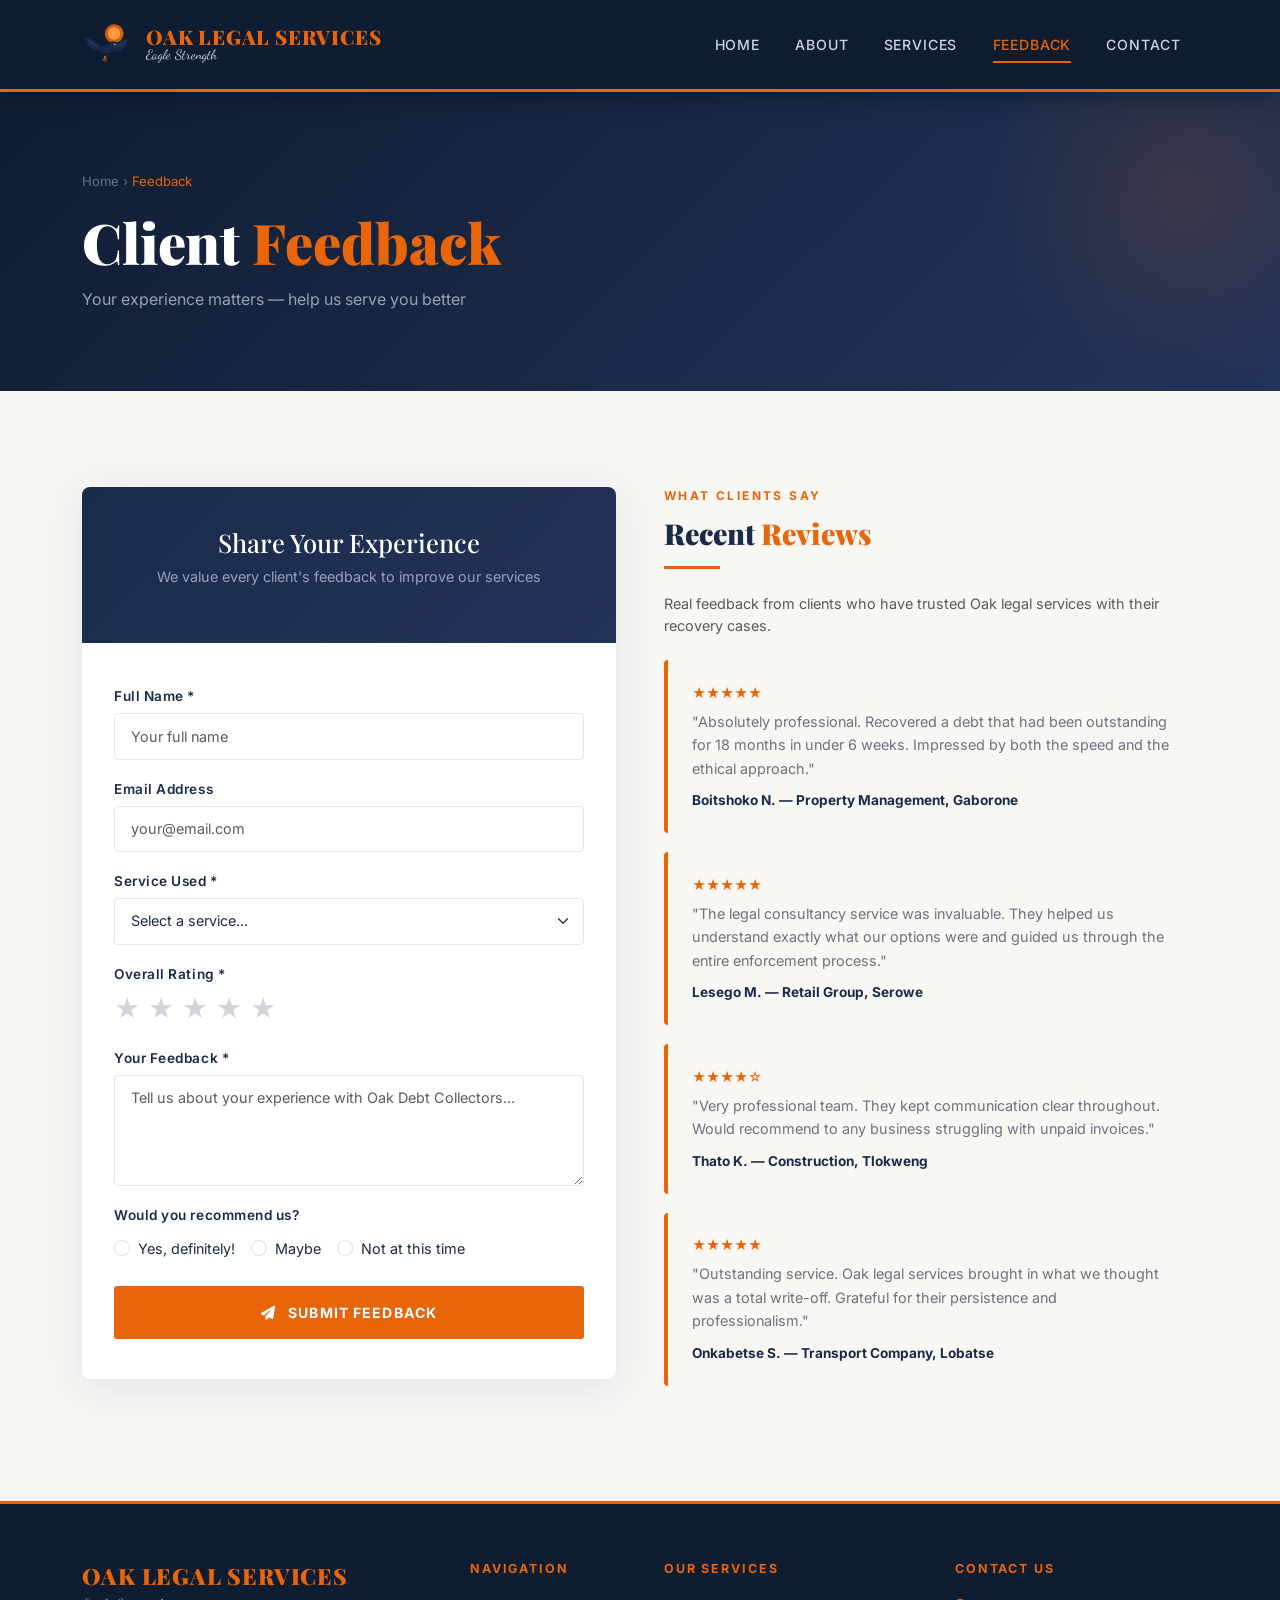
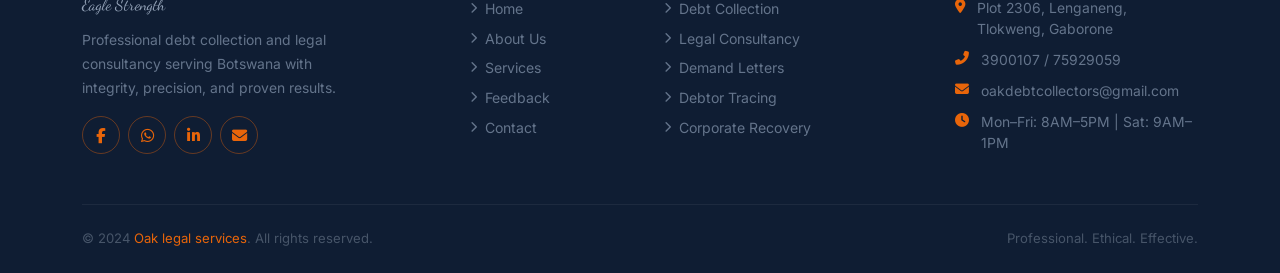
<file: feedback.html>
<!DOCTYPE html>
<html lang="en">
<head>
  <meta charset="UTF-8"/>
  <meta name="viewport" content="width=device-width, initial-scale=1.0"/>
  <title>Oak legal services | Feedback</title>
  <link href="https://cdnjs.cloudflare.com/ajax/libs/bootstrap/5.3.2/css/bootstrap.min.css" rel="stylesheet"/>
  <link href="https://cdnjs.cloudflare.com/ajax/libs/font-awesome/6.5.0/css/all.min.css" rel="stylesheet"/>
  <link rel="stylesheet" href="style.css"/>
</head>
<body>

<!-- NAVBAR -->
<nav class="navbar navbar-expand-lg">
  <div class="container">
    <a class="navbar-brand" href="index.html">
      <div class="brand-logo-wrap">
        <svg viewBox="0 0 100 100" xmlns="http://www.w3.org/2000/svg">
          <circle cx="62" cy="28" r="18" fill="#E8650A" opacity="0.9"/>
          <circle cx="62" cy="28" r="12" fill="#FF9A40"/>
          <ellipse cx="48" cy="58" rx="12" ry="8" fill="#1A2B4A"/>
          <ellipse cx="60" cy="50" rx="8" ry="7" fill="#1A2B4A"/>
          <path d="M67 52 L73 55 L67 56 Z" fill="#E8650A"/>
          <circle cx="63" cy="49" r="1.5" fill="#fff"/>
          <circle cx="63.5" cy="49" r="0.7" fill="#1A2B4A"/>
          <path d="M36 55 Q20 40 8 48 Q16 52 22 58 Q30 62 38 62 Z" fill="#1A2B4A"/>
          <path d="M36 55 Q18 36 6 38 Q12 44 18 50 Z" fill="#243358"/>
          <path d="M60 55 Q72 42 88 50 Q80 54 74 60 Q66 64 58 62 Z" fill="#1A2B4A"/>
          <path d="M60 55 Q78 38 90 40 Q84 46 78 52 Z" fill="#243358"/>
          <path d="M40 66 Q48 75 56 66 Q52 72 48 76 Q44 72 40 66 Z" fill="#1A2B4A"/>
          <path d="M44 72 Q42 78 40 80 M44 72 Q44 79 44 82 M44 72 Q46 78 48 80" stroke="#E8650A" stroke-width="1.5" fill="none" stroke-linecap="round"/>
        </svg>
      </div>
      <div class="brand-text-wrap">
        <div class="brand-name">Oak legal services</div>
        <div class="brand-tagline">Eagle Strength</div>
      </div>
    </a>
    <button class="navbar-toggler" type="button" data-bs-toggle="collapse" data-bs-target="#mainNav">
      <span class="navbar-toggler-icon"></span>
    </button>
    <div class="collapse navbar-collapse" id="mainNav">
      <ul class="navbar-nav ms-auto">
        <li class="nav-item"><a class="nav-link" href="index.html">Home</a></li>
        <li class="nav-item"><a class="nav-link" href="about.html">About</a></li>
        <li class="nav-item"><a class="nav-link" href="services.html">Services</a></li>
        <li class="nav-item"><a class="nav-link active" href="feedback.html">Feedback</a></li>
        <li class="nav-item"><a class="nav-link" href="contact.html">Contact</a></li>
      </ul>
    </div>
  </div>
</nav>

<!-- PAGE HERO -->
<div class="page-hero">
  <div class="container">
    <div class="breadcrumb-nav">Home &rsaquo; <span>Feedback</span></div>
    <h1>Client <span>Feedback</span></h1>
    <p>Your experience matters — help us serve you better</p>
  </div>
</div>

<!-- FEEDBACK SECTION -->
<section class="light-section">
  <div class="container">
    <div class="row g-5">
      <!-- FORM -->
      <div class="col-lg-6">
        <div class="feedback-form-wrap">
          <div class="feedback-form-header">
            <h3>Share Your Experience</h3>
            <p>We value every client's feedback to improve our services</p>
          </div>
          <div class="feedback-form-body">
            <div class="success-msg" id="feedback-success">
              <i class="fas fa-check-circle me-2"></i> Thank you for your feedback! We appreciate your time and will review your submission.
            </div>
            <div class="mb-3">
              <label class="form-label">Full Name *</label>
              <input type="text" class="form-control" id="fb-name" placeholder="Your full name"/>
            </div>
            <div class="mb-3">
              <label class="form-label">Email Address</label>
              <input type="email" class="form-control" id="fb-email" placeholder="your@email.com"/>
            </div>
            <div class="mb-3">
              <label class="form-label">Service Used *</label>
              <select class="form-select" id="fb-service">
                <option value="">Select a service...</option>
                <option>Debt Collection</option>
                <option>Legal Consultancy</option>
                <option>Demand Letters</option>
                <option>Debtor Tracing</option>
                <option>Corporate Recovery</option>
                <option>Credit Management</option>
              </select>
            </div>
            <div class="mb-3">
              <label class="form-label">Overall Rating *</label>
              <div class="star-rating" id="star-rating">
                <button class="star-btn" onclick="setRating(1)">&#9733;</button>
                <button class="star-btn" onclick="setRating(2)">&#9733;</button>
                <button class="star-btn" onclick="setRating(3)">&#9733;</button>
                <button class="star-btn" onclick="setRating(4)">&#9733;</button>
                <button class="star-btn" onclick="setRating(5)">&#9733;</button>
              </div>
              <input type="hidden" id="fb-rating" value="0"/>
            </div>
            <div class="mb-3">
              <label class="form-label">Your Feedback *</label>
              <textarea class="form-control" id="fb-message" rows="4" placeholder="Tell us about your experience with Oak Debt Collectors..."></textarea>
            </div>
            <div class="mb-4">
              <label class="form-label">Would you recommend us?</label>
              <div class="d-flex gap-3 mt-1">
                <div class="form-check">
                  <input class="form-check-input" type="radio" name="recommend" id="rec-yes" value="yes"/>
                  <label class="form-check-label" for="rec-yes" style="font-size:0.9rem;">Yes, definitely!</label>
                </div>
                <div class="form-check">
                  <input class="form-check-input" type="radio" name="recommend" id="rec-maybe" value="maybe"/>
                  <label class="form-check-label" for="rec-maybe" style="font-size:0.9rem;">Maybe</label>
                </div>
                <div class="form-check">
                  <input class="form-check-input" type="radio" name="recommend" id="rec-no" value="no"/>
                  <label class="form-check-label" for="rec-no" style="font-size:0.9rem;">Not at this time</label>
                </div>
              </div>
            </div>
            <button class="btn-primary-oak w-100" onclick="submitFeedback()" style="text-align:center; padding:1rem;">
              <i class="fas fa-paper-plane me-2"></i> Submit Feedback
            </button>
          </div>
        </div>
      </div>

      <!-- REVIEWS -->
      <div class="col-lg-6">
        <p class="section-eyebrow">What Clients Say</p>
        <h2 class="section-heading" style="font-size:1.8rem;">Recent <span>Reviews</span></h2>
        <div class="orange-rule"></div>
        <p class="text-muted mb-4" style="font-size:0.9rem;">Real feedback from clients who have trusted Oak legal services with their recovery cases.</p>

        <div class="review-card">
          <div class="review-stars">★★★★★</div>
          <p>"Absolutely professional. Recovered a debt that had been outstanding for 18 months in under 6 weeks. Impressed by both the speed and the ethical approach."</p>
          <div class="reviewer">Boitshoko N. — Property Management, Gaborone</div>
        </div>
        <div class="review-card">
          <div class="review-stars">★★★★★</div>
          <p>"The legal consultancy service was invaluable. They helped us understand exactly what our options were and guided us through the entire enforcement process."</p>
          <div class="reviewer">Lesego M. — Retail Group, Serowe</div>
        </div>
        <div class="review-card">
          <div class="review-stars">★★★★☆</div>
          <p>"Very professional team. They kept communication clear throughout. Would recommend to any business struggling with unpaid invoices."</p>
          <div class="reviewer">Thato K. — Construction, Tlokweng</div>
        </div>
        <div class="review-card">
          <div class="review-stars">★★★★★</div>
          <p>"Outstanding service. Oak legal services brought in what we thought was a total write-off. Grateful for their persistence and professionalism."</p>
          <div class="reviewer">Onkabetse S. — Transport Company, Lobatse</div>
        </div>
      </div>
    </div>
  </div>
</section>

<!-- FOOTER -->
<footer>
  <div class="container">
    <div class="row g-5">
      <div class="col-lg-4">
        <div class="footer-brand-name">Oak legal services</div>
        <div class="footer-script">Eagle Strength</div>
        <p class="footer-desc">Professional debt collection and legal consultancy serving Botswana with integrity, precision, and proven results.</p>
        <div class="d-flex gap-2 mt-3">
          <a href="#" class="social-link"><i class="fab fa-facebook-f"></i></a>
          <a href="#" class="social-link"><i class="fab fa-whatsapp"></i></a>
          <a href="#" class="social-link"><i class="fab fa-linkedin-in"></i></a>
          <a href="mailto:oakdebtcollectors@gmail.com" class="social-link"><i class="fas fa-envelope"></i></a>
        </div>
      </div>
      <div class="col-sm-6 col-lg-2">
        <div class="footer-heading">Navigation</div>
        <ul class="footer-links">
          <li><a href="index.html"><i class="fas fa-chevron-right"></i> Home</a></li>
          <li><a href="about.html"><i class="fas fa-chevron-right"></i> About Us</a></li>
          <li><a href="services.html"><i class="fas fa-chevron-right"></i> Services</a></li>
          <li><a href="feedback.html"><i class="fas fa-chevron-right"></i> Feedback</a></li>
          <li><a href="contact.html"><i class="fas fa-chevron-right"></i> Contact</a></li>
        </ul>
      </div>
      <div class="col-sm-6 col-lg-3">
        <div class="footer-heading">Our Services</div>
        <ul class="footer-links">
          <li><a href="services.html"><i class="fas fa-chevron-right"></i> Debt Collection</a></li>
          <li><a href="services.html"><i class="fas fa-chevron-right"></i> Legal Consultancy</a></li>
          <li><a href="services.html"><i class="fas fa-chevron-right"></i> Demand Letters</a></li>
          <li><a href="services.html"><i class="fas fa-chevron-right"></i> Debtor Tracing</a></li>
          <li><a href="services.html"><i class="fas fa-chevron-right"></i> Corporate Recovery</a></li>
        </ul>
      </div>
      <div class="col-lg-3">
        <div class="footer-heading">Contact Us</div>
        <div class="footer-contact-item"><i class="fas fa-map-marker-alt"></i><span>Plot 2306, Lenganeng, Tlokweng, Gaborone</span></div>
        <div class="footer-contact-item"><i class="fas fa-phone-alt"></i><span>3900107 / 75929059</span></div>
        <div class="footer-contact-item"><i class="fas fa-envelope"></i><span>oakdebtcollectors@gmail.com</span></div>
        <div class="footer-contact-item"><i class="fas fa-clock"></i><span>Mon–Fri: 8AM–5PM | Sat: 9AM–1PM</span></div>
      </div>
    </div>
    <div class="footer-bottom">
      <p>&copy; 2024 <span>Oak legal services</span>. All rights reserved.</p>
      <p>Professional. Ethical. Effective.</p>
    </div>
  </div>
</footer>

<script src="https://cdnjs.cloudflare.com/ajax/libs/bootstrap/5.3.2/js/bootstrap.bundle.min.js"></script>
<script>
  let currentRating = 0;
  function setRating(val) {
    currentRating = val;
    document.getElementById('fb-rating').value = val;
    document.querySelectorAll('.star-btn').forEach((btn, i) => {
      btn.classList.toggle('active', i < val);
    });
  }
  function submitFeedback() {
    const name    = document.getElementById('fb-name').value.trim();
    const service = document.getElementById('fb-service').value;
    const rating  = document.getElementById('fb-rating').value;
    const msg     = document.getElementById('fb-message').value.trim();
    if (!name || !service || rating === '0' || !msg) {
      alert('Please fill in all required fields and select a rating.');
      return;
    }
    document.getElementById('feedback-success').style.display = 'block';
    document.getElementById('fb-name').value = '';
    document.getElementById('fb-email').value = '';
    document.getElementById('fb-service').value = '';
    document.getElementById('fb-message').value = '';
    currentRating = 0;
    document.getElementById('fb-rating').value = '0';
    document.querySelectorAll('.star-btn').forEach(b => b.classList.remove('active'));
    document.querySelectorAll('input[name="recommend"]').forEach(r => r.checked = false);
    setTimeout(() => { document.getElementById('feedback-success').style.display = 'none'; }, 6000);
  }
</script>
</body>
</html>
</file>
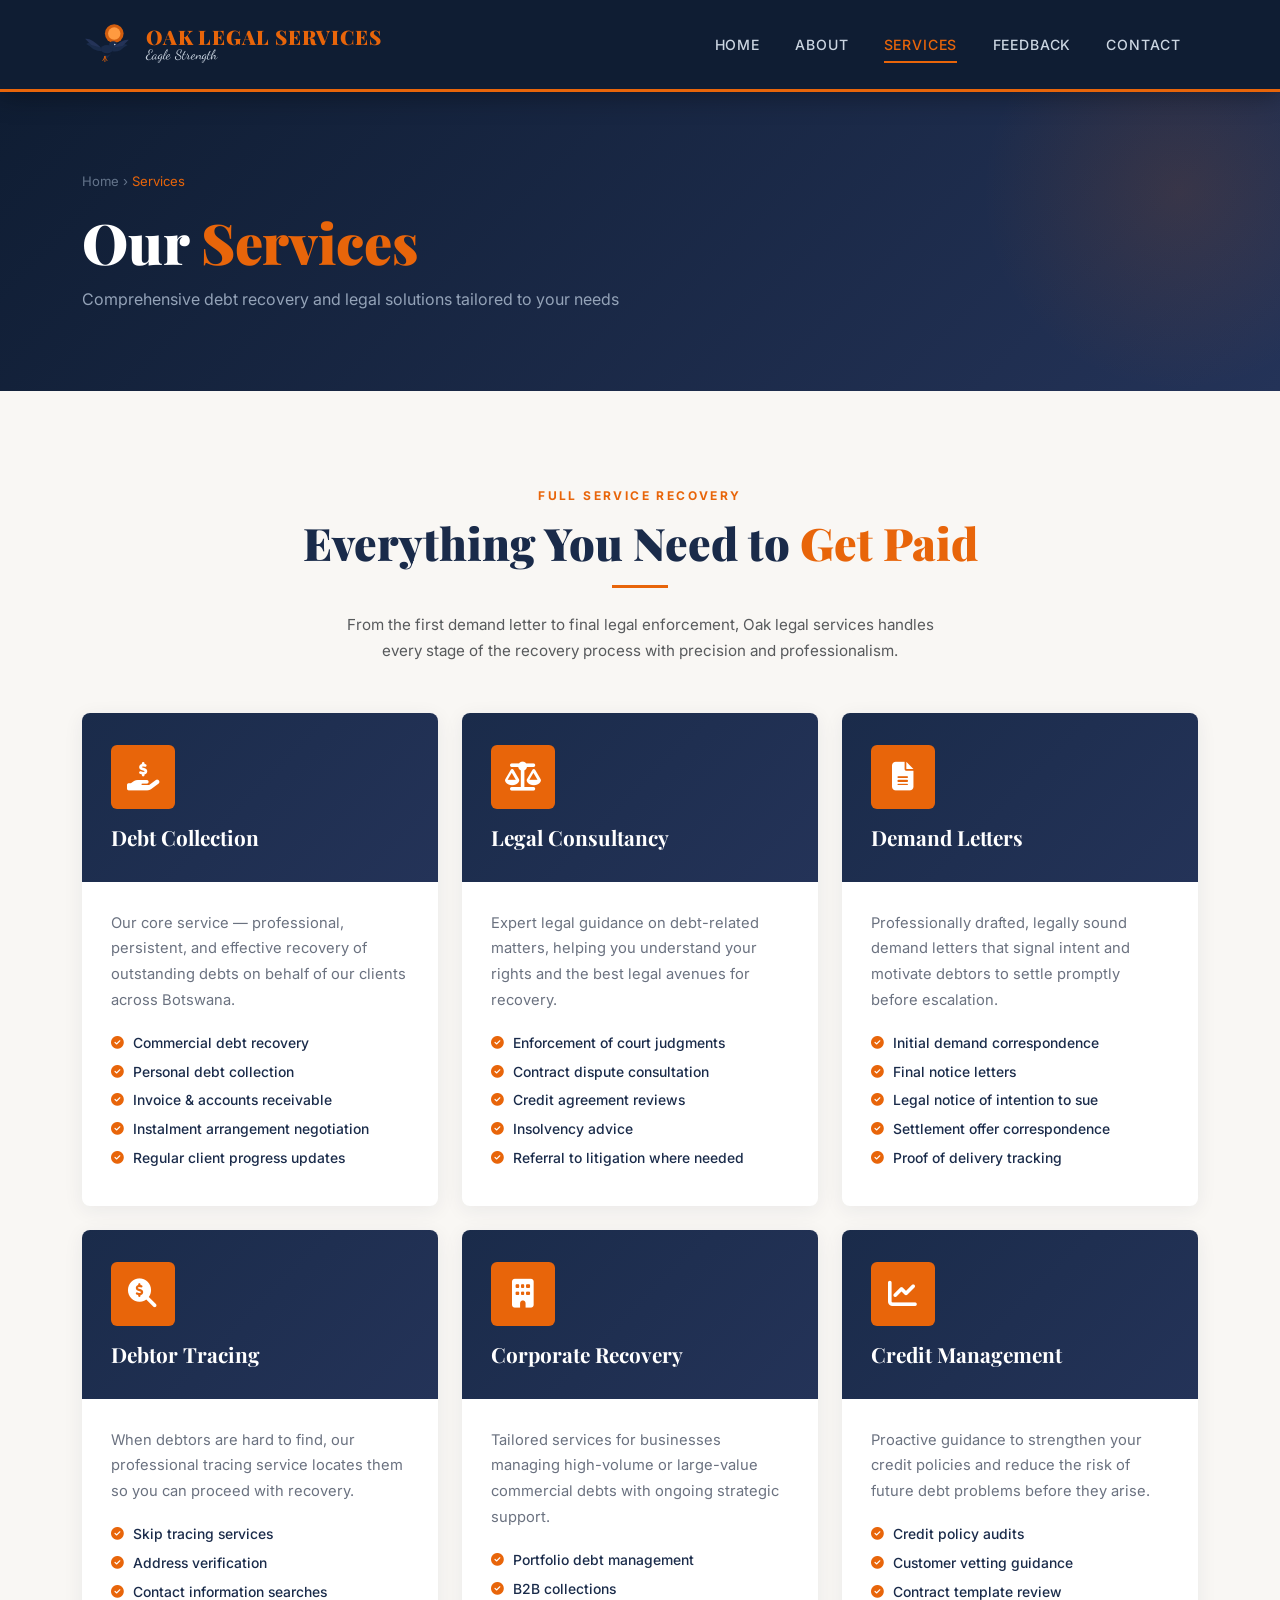
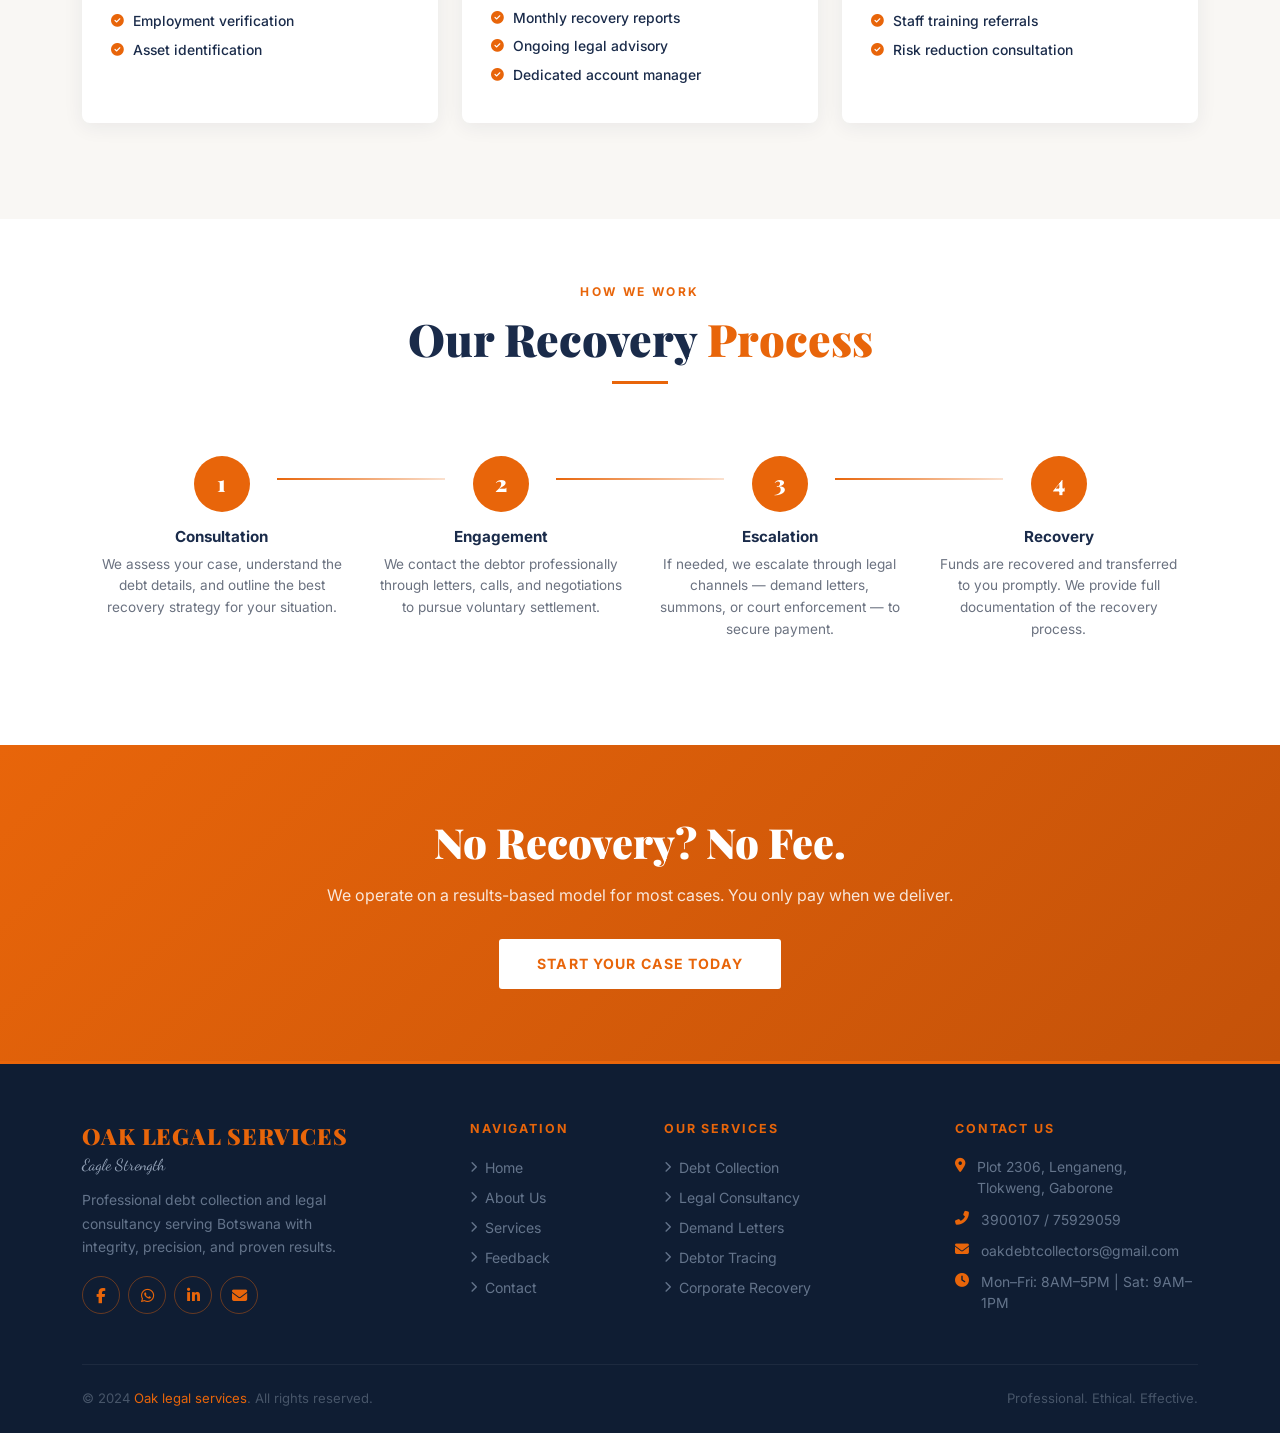
<file: services.html>
<!DOCTYPE html>
<html lang="en">
<head>
  <meta charset="UTF-8"/>
  <meta name="viewport" content="width=device-width, initial-scale=1.0"/>
  <title>Oak legal services | Services</title>
  <link href="https://cdnjs.cloudflare.com/ajax/libs/bootstrap/5.3.2/css/bootstrap.min.css" rel="stylesheet"/>
  <link href="https://cdnjs.cloudflare.com/ajax/libs/font-awesome/6.5.0/css/all.min.css" rel="stylesheet"/>
  <link rel="stylesheet" href="style.css"/>
</head>
<body>

<!-- NAVBAR -->
<nav class="navbar navbar-expand-lg">
  <div class="container">
    <a class="navbar-brand" href="index.html">
      <div class="brand-logo-wrap">
        <svg viewBox="0 0 100 100" xmlns="http://www.w3.org/2000/svg">
          <circle cx="62" cy="28" r="18" fill="#E8650A" opacity="0.9"/>
          <circle cx="62" cy="28" r="12" fill="#FF9A40"/>
          <ellipse cx="48" cy="58" rx="12" ry="8" fill="#1A2B4A"/>
          <ellipse cx="60" cy="50" rx="8" ry="7" fill="#1A2B4A"/>
          <path d="M67 52 L73 55 L67 56 Z" fill="#E8650A"/>
          <circle cx="63" cy="49" r="1.5" fill="#fff"/>
          <circle cx="63.5" cy="49" r="0.7" fill="#1A2B4A"/>
          <path d="M36 55 Q20 40 8 48 Q16 52 22 58 Q30 62 38 62 Z" fill="#1A2B4A"/>
          <path d="M36 55 Q18 36 6 38 Q12 44 18 50 Z" fill="#243358"/>
          <path d="M60 55 Q72 42 88 50 Q80 54 74 60 Q66 64 58 62 Z" fill="#1A2B4A"/>
          <path d="M60 55 Q78 38 90 40 Q84 46 78 52 Z" fill="#243358"/>
          <path d="M40 66 Q48 75 56 66 Q52 72 48 76 Q44 72 40 66 Z" fill="#1A2B4A"/>
          <path d="M44 72 Q42 78 40 80 M44 72 Q44 79 44 82 M44 72 Q46 78 48 80" stroke="#E8650A" stroke-width="1.5" fill="none" stroke-linecap="round"/>
        </svg>
      </div>
      <div class="brand-text-wrap">
        <div class="brand-name">Oak legal services</div>
        <div class="brand-tagline">Eagle Strength</div>
      </div>
    </a>
    <button class="navbar-toggler" type="button" data-bs-toggle="collapse" data-bs-target="#mainNav">
      <span class="navbar-toggler-icon"></span>
    </button>
    <div class="collapse navbar-collapse" id="mainNav">
      <ul class="navbar-nav ms-auto">
        <li class="nav-item"><a class="nav-link" href="index.html">Home</a></li>
        <li class="nav-item"><a class="nav-link" href="about.html">About</a></li>
        <li class="nav-item"><a class="nav-link active" href="services.html">Services</a></li>
        <li class="nav-item"><a class="nav-link" href="feedback.html">Feedback</a></li>
        <li class="nav-item"><a class="nav-link" href="contact.html">Contact</a></li>
      </ul>
    </div>
  </div>
</nav>

<!-- PAGE HERO -->
<div class="page-hero">
  <div class="container">
    <div class="breadcrumb-nav">Home &rsaquo; <span>Services</span></div>
    <h1>Our <span>Services</span></h1>
    <p>Comprehensive debt recovery and legal solutions tailored to your needs</p>
  </div>
</div>

<!-- SERVICE DETAIL CARDS -->
<section class="light-section">
  <div class="container">
    <div class="text-center mb-5">
      <p class="section-eyebrow">Full Service Recovery</p>
      <h2 class="section-heading">Everything You Need to <span>Get Paid</span></h2>
      <div class="orange-rule mx-auto"></div>
      <p class="text-muted mx-auto" style="max-width:600px; font-size:0.95rem; line-height:1.75;">From the first demand letter to final legal enforcement, Oak legal services handles every stage of the recovery process with precision and professionalism.</p>
    </div>
    <div class="row g-4">
      <div class="col-md-6 col-lg-4">
        <div class="service-detail-card">
          <div class="service-card-header">
            <div class="icon-lg"><i class="fas fa-hand-holding-usd"></i></div>
            <h3>Debt Collection</h3>
          </div>
          <div class="service-card-body">
            <p>Our core service — professional, persistent, and effective recovery of outstanding debts on behalf of our clients across Botswana.</p>
            <div class="service-feature"><i class="fas fa-check-circle"></i> Commercial debt recovery</div>
            <div class="service-feature"><i class="fas fa-check-circle"></i> Personal debt collection</div>
            <div class="service-feature"><i class="fas fa-check-circle"></i> Invoice & accounts receivable</div>
            <div class="service-feature"><i class="fas fa-check-circle"></i> Instalment arrangement negotiation</div>
            <div class="service-feature"><i class="fas fa-check-circle"></i> Regular client progress updates</div>
          </div>
        </div>
      </div>
      <div class="col-md-6 col-lg-4">
        <div class="service-detail-card">
          <div class="service-card-header">
            <div class="icon-lg"><i class="fas fa-balance-scale"></i></div>
            <h3>Legal Consultancy</h3>
          </div>
          <div class="service-card-body">
            <p>Expert legal guidance on debt-related matters, helping you understand your rights and the best legal avenues for recovery.</p>
            <div class="service-feature"><i class="fas fa-check-circle"></i> Enforcement of court judgments</div>
            <div class="service-feature"><i class="fas fa-check-circle"></i> Contract dispute consultation</div>
            <div class="service-feature"><i class="fas fa-check-circle"></i> Credit agreement reviews</div>
            <div class="service-feature"><i class="fas fa-check-circle"></i> Insolvency advice</div>
            <div class="service-feature"><i class="fas fa-check-circle"></i> Referral to litigation where needed</div>
          </div>
        </div>
      </div>
      <div class="col-md-6 col-lg-4">
        <div class="service-detail-card">
          <div class="service-card-header">
            <div class="icon-lg"><i class="fas fa-file-alt"></i></div>
            <h3>Demand Letters</h3>
          </div>
          <div class="service-card-body">
            <p>Professionally drafted, legally sound demand letters that signal intent and motivate debtors to settle promptly before escalation.</p>
            <div class="service-feature"><i class="fas fa-check-circle"></i> Initial demand correspondence</div>
            <div class="service-feature"><i class="fas fa-check-circle"></i> Final notice letters</div>
            <div class="service-feature"><i class="fas fa-check-circle"></i> Legal notice of intention to sue</div>
            <div class="service-feature"><i class="fas fa-check-circle"></i> Settlement offer correspondence</div>
            <div class="service-feature"><i class="fas fa-check-circle"></i> Proof of delivery tracking</div>
          </div>
        </div>
      </div>
      <div class="col-md-6 col-lg-4">
        <div class="service-detail-card">
          <div class="service-card-header">
            <div class="icon-lg"><i class="fas fa-search-dollar"></i></div>
            <h3>Debtor Tracing</h3>
          </div>
          <div class="service-card-body">
            <p>When debtors are hard to find, our professional tracing service locates them so you can proceed with recovery.</p>
            <div class="service-feature"><i class="fas fa-check-circle"></i> Skip tracing services</div>
            <div class="service-feature"><i class="fas fa-check-circle"></i> Address verification</div>
            <div class="service-feature"><i class="fas fa-check-circle"></i> Contact information searches</div>
            <div class="service-feature"><i class="fas fa-check-circle"></i> Employment verification</div>
            <div class="service-feature"><i class="fas fa-check-circle"></i> Asset identification</div>
          </div>
        </div>
      </div>
      <div class="col-md-6 col-lg-4">
        <div class="service-detail-card">
          <div class="service-card-header">
            <div class="icon-lg"><i class="fas fa-building"></i></div>
            <h3>Corporate Recovery</h3>
          </div>
          <div class="service-card-body">
            <p>Tailored services for businesses managing high-volume or large-value commercial debts with ongoing strategic support.</p>
            <div class="service-feature"><i class="fas fa-check-circle"></i> Portfolio debt management</div>
            <div class="service-feature"><i class="fas fa-check-circle"></i> B2B collections</div>
            <div class="service-feature"><i class="fas fa-check-circle"></i> Monthly recovery reports</div>
            <div class="service-feature"><i class="fas fa-check-circle"></i> Ongoing legal advisory</div>
            <div class="service-feature"><i class="fas fa-check-circle"></i> Dedicated account manager</div>
          </div>
        </div>
      </div>
      <div class="col-md-6 col-lg-4">
        <div class="service-detail-card">
          <div class="service-card-header">
            <div class="icon-lg"><i class="fas fa-chart-line"></i></div>
            <h3>Credit Management</h3>
          </div>
          <div class="service-card-body">
            <p>Proactive guidance to strengthen your credit policies and reduce the risk of future debt problems before they arise.</p>
            <div class="service-feature"><i class="fas fa-check-circle"></i> Credit policy audits</div>
            <div class="service-feature"><i class="fas fa-check-circle"></i> Customer vetting guidance</div>
            <div class="service-feature"><i class="fas fa-check-circle"></i> Contract template review</div>
            <div class="service-feature"><i class="fas fa-check-circle"></i> Staff training referrals</div>
            <div class="service-feature"><i class="fas fa-check-circle"></i> Risk reduction consultation</div>
          </div>
        </div>
      </div>
    </div>
  </div>
</section>

<!-- PROCESS -->
<section class="white-section" style="padding:4rem 0;">
  <div class="container">
    <div class="text-center mb-5">
      <p class="section-eyebrow">How We Work</p>
      <h2 class="section-heading">Our Recovery <span>Process</span></h2>
      <div class="orange-rule mx-auto"></div>
    </div>
    <div class="row g-0">
      <div class="col-6 col-md-3 position-relative">
        <div class="process-step">
          <div class="process-number">1</div>
          <h5>Consultation</h5>
          <p>We assess your case, understand the debt details, and outline the best recovery strategy for your situation.</p>
        </div>
        <div class="process-connector d-none d-md-block"></div>
      </div>
      <div class="col-6 col-md-3 position-relative">
        <div class="process-step">
          <div class="process-number">2</div>
          <h5>Engagement</h5>
          <p>We contact the debtor professionally through letters, calls, and negotiations to pursue voluntary settlement.</p>
        </div>
        <div class="process-connector d-none d-md-block"></div>
      </div>
      <div class="col-6 col-md-3 position-relative">
        <div class="process-step">
          <div class="process-number">3</div>
          <h5>Escalation</h5>
          <p>If needed, we escalate through legal channels — demand letters, summons, or court enforcement — to secure payment.</p>
        </div>
        <div class="process-connector d-none d-md-block"></div>
      </div>
      <div class="col-6 col-md-3">
        <div class="process-step">
          <div class="process-number">4</div>
          <h5>Recovery</h5>
          <p>Funds are recovered and transferred to you promptly. We provide full documentation of the recovery process.</p>
        </div>
      </div>
    </div>
  </div>
</section>

<!-- CTA -->
<div class="cta-banner">
  <div class="container">
    <h2>No Recovery? No Fee.</h2>
    <p>We operate on a results-based model for most cases. You only pay when we deliver.</p>
    <a href="contact.html" class="btn-white-oak">Start Your Case Today</a>
  </div>
</div>

<!-- FOOTER -->
<footer>
  <div class="container">
    <div class="row g-5">
      <div class="col-lg-4">
        <div class="footer-brand-name">Oak legal services</div>
        <div class="footer-script">Eagle Strength</div>
        <p class="footer-desc">Professional debt collection and legal consultancy serving Botswana with integrity, precision, and proven results.</p>
        <div class="d-flex gap-2 mt-3">
          <a href="#" class="social-link"><i class="fab fa-facebook-f"></i></a>
          <a href="#" class="social-link"><i class="fab fa-whatsapp"></i></a>
          <a href="#" class="social-link"><i class="fab fa-linkedin-in"></i></a>
          <a href="mailto:oakdebtcollectors@gmail.com" class="social-link"><i class="fas fa-envelope"></i></a>
        </div>
      </div>
      <div class="col-sm-6 col-lg-2">
        <div class="footer-heading">Navigation</div>
        <ul class="footer-links">
          <li><a href="index.html"><i class="fas fa-chevron-right"></i> Home</a></li>
          <li><a href="about.html"><i class="fas fa-chevron-right"></i> About Us</a></li>
          <li><a href="services.html"><i class="fas fa-chevron-right"></i> Services</a></li>
          <li><a href="feedback.html"><i class="fas fa-chevron-right"></i> Feedback</a></li>
          <li><a href="contact.html"><i class="fas fa-chevron-right"></i> Contact</a></li>
        </ul>
      </div>
      <div class="col-sm-6 col-lg-3">
        <div class="footer-heading">Our Services</div>
        <ul class="footer-links">
          <li><a href="services.html"><i class="fas fa-chevron-right"></i> Debt Collection</a></li>
          <li><a href="services.html"><i class="fas fa-chevron-right"></i> Legal Consultancy</a></li>
          <li><a href="services.html"><i class="fas fa-chevron-right"></i> Demand Letters</a></li>
          <li><a href="services.html"><i class="fas fa-chevron-right"></i> Debtor Tracing</a></li>
          <li><a href="services.html"><i class="fas fa-chevron-right"></i> Corporate Recovery</a></li>
        </ul>
      </div>
      <div class="col-lg-3">
        <div class="footer-heading">Contact Us</div>
        <div class="footer-contact-item"><i class="fas fa-map-marker-alt"></i><span>Plot 2306, Lenganeng, Tlokweng, Gaborone</span></div>
        <div class="footer-contact-item"><i class="fas fa-phone-alt"></i><span>3900107 / 75929059</span></div>
        <div class="footer-contact-item"><i class="fas fa-envelope"></i><span>oakdebtcollectors@gmail.com</span></div>
        <div class="footer-contact-item"><i class="fas fa-clock"></i><span>Mon–Fri: 8AM–5PM | Sat: 9AM–1PM</span></div>
      </div>
    </div>
    <div class="footer-bottom">
      <p>&copy; 2024 <span>Oak legal services</span>. All rights reserved.</p>
      <p>Professional. Ethical. Effective.</p>
    </div>
  </div>
</footer>
<script src="https://cdnjs.cloudflare.com/ajax/libs/bootstrap/5.3.2/js/bootstrap.bundle.min.js"></script>
</body>
</html>
</file>
<file: style.css>
/* ============================================
   OAK DEBT COLLECTORS — style.css
   Brand Colors: Orange #E8650A | Navy #1A2B4A
   Link this file in every HTML page:
   <link rel="stylesheet" href="style.css">
============================================ */

@import url('https://fonts.googleapis.com/css2?family=Playfair+Display:wght@700;900&family=Inter:wght@300;400;500;600;700&family=Dancing+Script:wght@700&display=swap');

/* ── CSS VARIABLES ── */
:root {
  --orange:       #E8650A;
  --orange-light: #F47B20;
  --orange-glow:  #FF9A40;
  --navy:         #1A2B4A;
  --navy-deep:    #0F1D33;
  --navy-mid:     #243358;
  --white:        #FFFFFF;
  --offwhite:     #F9F7F4;
  --gray:         #6B7280;
  --gray-light:   #F3F4F6;
}

/* ── RESET ── */
* { margin: 0; padding: 0; box-sizing: border-box; scroll-behavior: smooth; }
body { font-family: 'Inter', sans-serif; color: var(--navy); overflow-x: hidden; }

/* ════════════════════════════════════
   NAVBAR
════════════════════════════════════ */
.navbar {
  background: var(--navy-deep);
  padding: 0.85rem 0;
  position: sticky;
  top: 0;
  z-index: 1000;
  border-bottom: 3px solid var(--orange);
  box-shadow: 0 4px 24px rgba(0,0,0,0.35);
}
.navbar-brand { display: flex; align-items: center; gap: 12px; text-decoration: none; }
.brand-logo-wrap { width: 52px; height: 52px; flex-shrink: 0; }
.brand-logo-wrap svg { width: 100%; height: 100%; }
.brand-text-wrap { line-height: 1.1; }
.brand-name {
  font-family: 'Playfair Display', serif;
  font-size: 1.25rem; font-weight: 900;
  color: var(--orange);
  letter-spacing: 0.04em; text-transform: uppercase;
}
.brand-tagline {
  font-family: 'Dancing Script', cursive;
  font-size: 0.85rem; color: #CBD5E1;
}
.navbar-nav .nav-link {
  color: #CBD5E1 !important;
  font-weight: 500; font-size: 0.88rem;
  letter-spacing: 0.06em; text-transform: uppercase;
  padding: 0.5rem 1.1rem !important;
  position: relative; transition: color 0.25s;
}
.navbar-nav .nav-link::after {
  content: ''; position: absolute;
  bottom: 0; left: 1.1rem; right: 1.1rem;
  height: 2px; background: var(--orange);
  transform: scaleX(0); transition: transform 0.25s;
}
.navbar-nav .nav-link:hover,
.navbar-nav .nav-link.active { color: var(--orange) !important; }
.navbar-nav .nav-link:hover::after,
.navbar-nav .nav-link.active::after { transform: scaleX(1); }
.navbar-toggler { border-color: var(--orange); }
.navbar-toggler-icon {
  background-image: url("data:image/svg+xml,%3csvg xmlns='http://www.w3.org/2000/svg' viewBox='0 0 30 30'%3e%3cpath stroke='%23E8650A' stroke-linecap='round' stroke-miterlimit='10' stroke-width='2' d='M4 7h22M4 15h22M4 23h22'/%3e%3c/svg%3e");
}

/* ════════════════════════════════════
   BUTTONS
════════════════════════════════════ */
.btn-primary-oak {
  background: var(--orange); color: #fff; border: none;
  padding: 0.85rem 2.2rem; font-weight: 700; font-size: 0.88rem;
  letter-spacing: 0.08em; text-transform: uppercase; border-radius: 3px;
  cursor: pointer; text-decoration: none; display: inline-block;
  transition: background 0.22s, transform 0.18s, box-shadow 0.22s;
}
.btn-primary-oak:hover {
  background: var(--orange-light); transform: translateY(-2px);
  box-shadow: 0 8px 24px rgba(232,101,10,0.35); color: #fff;
}
.btn-outline-oak {
  background: transparent; color: #CBD5E1;
  border: 1.5px solid rgba(203,213,225,0.4);
  padding: 0.85rem 2.2rem; font-weight: 600; font-size: 0.88rem;
  letter-spacing: 0.08em; text-transform: uppercase; border-radius: 3px;
  cursor: pointer; text-decoration: none; display: inline-block;
  transition: all 0.22s;
}
.btn-outline-oak:hover { border-color: var(--orange); color: var(--orange); }
.btn-white-oak {
  background: #fff; color: var(--orange); border: none;
  padding: 0.9rem 2.4rem; font-weight: 700; font-size: 0.88rem;
  letter-spacing: 0.08em; text-transform: uppercase; border-radius: 3px;
  cursor: pointer; text-decoration: none; display: inline-block;
  transition: all 0.22s;
}
.btn-white-oak:hover { background: var(--navy); color: #fff; }

/* ════════════════════════════════════
   SECTION UTILITIES
════════════════════════════════════ */
.section-eyebrow {
  font-size: 0.75rem; font-weight: 700;
  letter-spacing: 0.2em; text-transform: uppercase;
  color: var(--orange); margin-bottom: 0.75rem;
}
.section-heading {
  font-family: 'Playfair Display', serif;
  font-size: clamp(1.8rem, 4vw, 2.8rem);
  font-weight: 900; color: var(--navy); line-height: 1.15;
}
.section-heading span { color: var(--orange); }
.orange-rule { width: 56px; height: 3px; background: var(--orange); margin: 1rem 0 1.5rem; }
.light-section  { background: var(--offwhite); padding: 6rem 0; }
.white-section  { background: #fff; padding: 6rem 0; }
.navy-section   { background: var(--navy); padding: 6rem 0; }

/* ════════════════════════════════════
   PAGE HERO (inner pages)
════════════════════════════════════ */
.page-hero {
  background: linear-gradient(135deg, var(--navy-deep) 0%, var(--navy-mid) 100%);
  padding: 5rem 0 4rem; position: relative; overflow: hidden;
}
.page-hero::after {
  content: ''; position: absolute; right: -100px; top: -100px;
  width: 400px; height: 400px; border-radius: 50%;
  background: radial-gradient(circle, rgba(232,101,10,0.12), transparent 70%);
}
.page-hero h1 {
  font-family: 'Playfair Display', serif;
  font-size: clamp(2rem, 5vw, 3.5rem); font-weight: 900; color: #fff;
}
.page-hero h1 span { color: var(--orange); }
.page-hero p { color: #94A3B8; font-size: 1rem; margin-top: 0.75rem; }
.breadcrumb-nav { color: #64748B; font-size: 0.82rem; margin-bottom: 1rem; }
.breadcrumb-nav span { color: var(--orange); }

/* ════════════════════════════════════
   CTA BANNER
════════════════════════════════════ */
.cta-banner {
  background: linear-gradient(135deg, var(--orange) 0%, #C45209 100%);
  padding: 4.5rem 0; text-align: center;
}
.cta-banner h2 {
  font-family: 'Playfair Display', serif;
  font-size: clamp(1.8rem, 4vw, 2.6rem); color: #fff; font-weight: 900; margin-bottom: 1rem;
}
.cta-banner p { color: rgba(255,255,255,0.85); margin-bottom: 2rem; font-size: 1rem; }

/* ════════════════════════════════════
   HOME — HERO SECTION
════════════════════════════════════ */
.hero {
  background: linear-gradient(135deg, var(--navy-deep) 0%, var(--navy-mid) 60%, #2A3F6A 100%);
  min-height: 92vh; display: flex; align-items: center;
  position: relative; overflow: hidden;
}
.hero::before {
  content: ''; position: absolute; inset: 0;
  background:
    radial-gradient(ellipse 70% 60% at 80% 40%, rgba(232,101,10,0.15) 0%, transparent 70%),
    radial-gradient(ellipse 40% 40% at 10% 80%, rgba(232,101,10,0.08) 0%, transparent 60%);
}
.hero-content { position: relative; z-index: 2; }
.hero-eyebrow {
  display: inline-block;
  background: rgba(232,101,10,0.15); border: 1px solid rgba(232,101,10,0.4);
  color: var(--orange-light); font-size: 0.75rem; font-weight: 600;
  letter-spacing: 0.18em; text-transform: uppercase;
  padding: 0.4rem 1.1rem; border-radius: 2px; margin-bottom: 1.6rem;
}
.hero h1 {
  font-family: 'Playfair Display', serif;
  font-size: clamp(2.8rem, 6vw, 5.2rem); font-weight: 900;
  color: var(--white); line-height: 1.05; margin-bottom: 0.4rem;
}
.hero h1 span { color: var(--orange); }
.hero-script {
  font-family: 'Dancing Script', cursive;
  font-size: clamp(1.8rem, 4vw, 3rem); color: var(--orange-light);
  margin-bottom: 1.6rem; display: block;
}
.hero-desc { color: #94A3B8; font-size: 1.05rem; line-height: 1.75; max-width: 500px; margin-bottom: 2.4rem; }
.hero-visual {
  position: relative; z-index: 2;
  display: flex; justify-content: center; align-items: center;
}
.hero-circle {
  width: 380px; height: 380px; border-radius: 50%;
  background: radial-gradient(circle, rgba(232,101,10,0.18) 0%, rgba(232,101,10,0.04) 60%, transparent 80%);
  border: 1px solid rgba(232,101,10,0.2);
  display: flex; align-items: center; justify-content: center; position: relative;
}
.hero-circle::before {
  content: ''; position: absolute; width: 300px; height: 300px;
  border-radius: 50%; border: 1px solid rgba(232,101,10,0.15);
}
.hero-eagle-svg { width: 220px; height: 220px; }

/* ════════════════════════════════════
   HOME — STATS BAR
════════════════════════════════════ */
.stats-bar { background: var(--navy-deep); border-top: 3px solid var(--orange); padding: 2.5rem 0; }
.stat-item { text-align: center; padding: 0.5rem 1rem; }
.stat-number {
  font-family: 'Playfair Display', serif; font-size: 2.4rem;
  font-weight: 900; color: var(--orange); line-height: 1;
}
.stat-label { font-size: 0.78rem; letter-spacing: 0.1em; text-transform: uppercase; color: #94A3B8; margin-top: 0.3rem; }

/* ════════════════════════════════════
   SERVICE PREVIEW CARDS (Home)
════════════════════════════════════ */
.service-card {
  background: #fff; border: 1px solid #E5E7EB; border-radius: 6px;
  padding: 2.2rem 1.8rem; height: 100%;
  transition: transform 0.25s, box-shadow 0.25s, border-color 0.25s;
  position: relative; overflow: hidden;
}
.service-card::before {
  content: ''; position: absolute; top: 0; left: 0; right: 0;
  height: 4px; background: var(--orange); transform: scaleX(0); transition: transform 0.3s;
}
.service-card:hover { transform: translateY(-5px); box-shadow: 0 16px 40px rgba(26,43,74,0.12); border-color: transparent; }
.service-card:hover::before { transform: scaleX(1); }
.service-icon {
  width: 56px; height: 56px; background: rgba(232,101,10,0.1); border-radius: 4px;
  display: flex; align-items: center; justify-content: center;
  margin-bottom: 1.3rem; font-size: 1.5rem; color: var(--orange); transition: background 0.25s;
}
.service-card:hover .service-icon { background: var(--orange); color: #fff; }
.service-card h4 {
  font-family: 'Playfair Display', serif; font-size: 1.15rem;
  font-weight: 700; color: var(--navy); margin-bottom: 0.75rem;
}
.service-card p { font-size: 0.9rem; color: var(--gray); line-height: 1.7; }

/* ════════════════════════════════════
   SERVICE DETAIL CARDS (Services page)
════════════════════════════════════ */
.service-detail-card {
  background: #fff; border-radius: 8px; overflow: hidden;
  box-shadow: 0 4px 20px rgba(26,43,74,0.07);
  display: flex; flex-direction: column; height: 100%;
  transition: box-shadow 0.25s, transform 0.25s;
}
.service-detail-card:hover { box-shadow: 0 12px 36px rgba(26,43,74,0.13); transform: translateY(-4px); }
.service-card-header {
  background: linear-gradient(135deg, var(--navy) 0%, var(--navy-mid) 100%);
  padding: 2rem 1.8rem 1.5rem;
}
.service-card-header .icon-lg {
  width: 64px; height: 64px; background: var(--orange); border-radius: 6px;
  display: flex; align-items: center; justify-content: center;
  font-size: 1.8rem; color: #fff; margin-bottom: 1rem;
}
.service-card-header h3 { font-family: 'Playfair Display', serif; color: #fff; font-size: 1.3rem; font-weight: 700; }
.service-card-body { padding: 1.8rem; flex: 1; }
.service-card-body p { color: var(--gray); line-height: 1.75; font-size: 0.92rem; margin-bottom: 1.2rem; }
.service-feature { display: flex; align-items: center; gap: 0.6rem; font-size: 0.87rem; color: var(--navy); margin-bottom: 0.5rem; font-weight: 500; }
.service-feature i { color: var(--orange); font-size: 0.8rem; }

/* ════════════════════════════════════
   WHY CHOOSE US
════════════════════════════════════ */
.why-item { display: flex; gap: 1.2rem; margin-bottom: 1.8rem; align-items: flex-start; }
.why-icon {
  width: 44px; height: 44px; background: var(--orange); border-radius: 50%;
  display: flex; align-items: center; justify-content: center;
  color: #fff; font-size: 1rem; flex-shrink: 0;
}
.why-text h5 { font-weight: 700; color: var(--navy); margin-bottom: 0.3rem; font-size: 0.95rem; }
.why-text p { font-size: 0.88rem; color: var(--gray); line-height: 1.65; margin: 0; }

/* ════════════════════════════════════
   TESTIMONIALS
════════════════════════════════════ */
.testimonial-card {
  background: rgba(255,255,255,0.06); border: 1px solid rgba(255,255,255,0.12);
  border-radius: 8px; padding: 2rem; height: 100%;
}
.testimonial-stars { color: var(--orange); margin-bottom: 1rem; font-size: 0.9rem; }
.testimonial-text { color: #CBD5E1; font-size: 0.92rem; line-height: 1.75; font-style: italic; margin-bottom: 1.5rem; }
.testimonial-author { color: #fff; font-weight: 600; font-size: 0.88rem; }
.testimonial-company { color: #64748B; font-size: 0.8rem; }

/* ════════════════════════════════════
   ABOUT PAGE
════════════════════════════════════ */
.about-img-wrap { position: relative; border-radius: 6px; overflow: visible; }
.about-img-block {
  background: linear-gradient(135deg, var(--navy) 0%, var(--navy-mid) 100%);
  border-radius: 6px; padding: 3rem 2rem; text-align: center;
  min-height: 360px; display: flex; flex-direction: column;
  align-items: center; justify-content: center;
}
.about-img-block .big-eagle { width: 180px; height: 180px; margin-bottom: 1.5rem; }
.about-img-block h3 { font-family: 'Playfair Display', serif; color: var(--orange); font-size: 1.5rem; }
.about-img-block p { color: #94A3B8; font-size: 0.9rem; margin-top: 0.5rem; }
.experience-badge {
  position: absolute; bottom: -20px; right: 24px;
  background: var(--orange); color: #fff; border-radius: 6px;
  padding: 1rem 1.4rem; text-align: center;
  box-shadow: 0 8px 24px rgba(232,101,10,0.4);
}
.experience-badge .exp-num { font-family: 'Playfair Display', serif; font-size: 2rem; font-weight: 900; line-height: 1; }
.experience-badge .exp-label { font-size: 0.75rem; font-weight: 600; letter-spacing: 0.08em; text-transform: uppercase; }
.value-pill {
  display: inline-flex; align-items: center; gap: 0.5rem;
  background: rgba(232,101,10,0.08); border: 1px solid rgba(232,101,10,0.2);
  color: var(--navy); padding: 0.5rem 1rem; border-radius: 3px;
  font-size: 0.85rem; font-weight: 600; margin: 0.3rem;
}
.value-pill i { color: var(--orange); }

/* ════════════════════════════════════
   TEAM CARDS
════════════════════════════════════ */
.team-card {
  background: #fff; border: 1px solid #E5E7EB; border-radius: 6px;
  overflow: hidden; text-align: center; transition: box-shadow 0.25s, transform 0.25s;
}
.team-card:hover { box-shadow: 0 12px 32px rgba(26,43,74,0.12); transform: translateY(-4px); }
.team-avatar { background: linear-gradient(135deg, var(--navy) 0%, var(--navy-mid) 100%); padding: 2.5rem 1rem 1.5rem; }
.team-avatar-circle {
  width: 90px; height: 90px; border-radius: 50%;
  background: rgba(232,101,10,0.15); border: 3px solid var(--orange);
  display: flex; align-items: center; justify-content: center;
  margin: 0 auto; font-size: 2rem; color: var(--orange-light);
}
.team-body { padding: 1.2rem; }
.team-body h5 { font-weight: 700; color: var(--navy); margin-bottom: 0.2rem; }
.team-body .role { font-size: 0.82rem; color: var(--orange); font-weight: 600; letter-spacing: 0.06em; text-transform: uppercase; }

/* ════════════════════════════════════
   PROCESS STEPS (Services page)
════════════════════════════════════ */
.process-step { text-align: center; padding: 1.5rem 1rem; position: relative; }
.process-number {
  width: 56px; height: 56px; border-radius: 50%; background: var(--orange);
  color: #fff; font-family: 'Playfair Display', serif; font-size: 1.4rem; font-weight: 900;
  display: flex; align-items: center; justify-content: center; margin: 0 auto 1rem;
}
.process-step h5 { font-weight: 700; color: var(--navy); margin-bottom: 0.5rem; font-size: 0.95rem; }
.process-step p { font-size: 0.85rem; color: var(--gray); line-height: 1.6; }
.process-connector {
  position: absolute; top: 2.9rem; right: -30%; width: 60%; height: 2px;
  background: linear-gradient(to right, var(--orange), rgba(232,101,10,0.2));
}

/* ════════════════════════════════════
   FEEDBACK FORM
════════════════════════════════════ */
.feedback-form-wrap { background: #fff; border-radius: 8px; box-shadow: 0 8px 40px rgba(26,43,74,0.1); overflow: hidden; }
.feedback-form-header { background: linear-gradient(135deg, var(--navy) 0%, var(--navy-mid) 100%); padding: 2.5rem 2rem; text-align: center; }
.feedback-form-header h3 { font-family: 'Playfair Display', serif; color: #fff; font-size: 1.6rem; }
.feedback-form-header p { color: #94A3B8; font-size: 0.9rem; margin-top: 0.5rem; }
.feedback-form-body { padding: 2.5rem 2rem; }
.form-label { font-weight: 600; font-size: 0.85rem; color: var(--navy); letter-spacing: 0.04em; margin-bottom: 0.4rem; }
.form-control, .form-select {
  border: 1.5px solid #E5E7EB; border-radius: 4px;
  padding: 0.72rem 1rem; font-size: 0.9rem;
  transition: border-color 0.2s, box-shadow 0.2s; color: var(--navy);
}
.form-control:focus, .form-select:focus {
  border-color: var(--orange); box-shadow: 0 0 0 3px rgba(232,101,10,0.12); outline: none;
}
.star-rating { display: flex; gap: 0.5rem; margin-bottom: 0.5rem; }
.star-btn {
  font-size: 1.6rem; cursor: pointer; color: #D1D5DB;
  transition: color 0.15s, transform 0.15s; background: none; border: none; padding: 0;
}
.star-btn:hover, .star-btn.active { color: var(--orange); transform: scale(1.15); }
.review-card {
  background: var(--offwhite); border-left: 4px solid var(--orange);
  border-radius: 4px; padding: 1.4rem 1.5rem; margin-bottom: 1.2rem;
}
.review-card .review-stars { color: var(--orange); font-size: 0.85rem; margin-bottom: 0.4rem; }
.review-card p { font-size: 0.9rem; color: var(--gray); line-height: 1.65; margin: 0; }
.review-card .reviewer { font-weight: 700; font-size: 0.85rem; color: var(--navy); margin-top: 0.6rem; }
.success-msg {
  display: none; background: rgba(34,197,94,0.1); border: 1px solid rgba(34,197,94,0.3);
  color: #15803D; padding: 1rem 1.5rem; border-radius: 4px; font-size: 0.9rem; font-weight: 600;
}

/* ════════════════════════════════════
   CONTACT PAGE
════════════════════════════════════ */
.contact-info-card { background: linear-gradient(135deg, var(--navy) 0%, var(--navy-mid) 100%); border-radius: 8px; padding: 2.5rem 2rem; height: 100%; }
.contact-info-card h3 { font-family: 'Playfair Display', serif; color: #fff; font-size: 1.5rem; margin-bottom: 0.5rem; }
.contact-info-card > p { color: #94A3B8; font-size: 0.9rem; margin-bottom: 2rem; }
.contact-item { display: flex; gap: 1rem; align-items: flex-start; margin-bottom: 1.8rem; }
.contact-icon {
  width: 44px; height: 44px; background: rgba(232,101,10,0.15); border-radius: 50%;
  display: flex; align-items: center; justify-content: center;
  color: var(--orange); font-size: 1rem; flex-shrink: 0;
}
.contact-item-label { font-size: 0.75rem; color: var(--orange); font-weight: 600; letter-spacing: 0.1em; text-transform: uppercase; }
.contact-item-val { color: #E2E8F0; font-size: 0.95rem; margin-top: 0.15rem; }
.social-links { display: flex; gap: 0.75rem; margin-top: 1.5rem; }
.social-link {
  width: 38px; height: 38px; border-radius: 50%;
  border: 1px solid rgba(232,101,10,0.4);
  display: flex; align-items: center; justify-content: center;
  color: var(--orange); text-decoration: none; transition: all 0.22s; font-size: 0.95rem;
}
.social-link:hover { background: var(--orange); color: #fff; border-color: var(--orange); }
.contact-form-card { background: #fff; border-radius: 8px; padding: 2.5rem 2rem; box-shadow: 0 8px 40px rgba(26,43,74,0.08); height: 100%; }
.contact-form-card h3 { font-family: 'Playfair Display', serif; color: var(--navy); font-size: 1.4rem; margin-bottom: 0.4rem; }
.contact-form-card > p { color: var(--gray); font-size: 0.88rem; margin-bottom: 1.8rem; }
.map-placeholder {
  background: linear-gradient(135deg, var(--navy-deep) 0%, var(--navy-mid) 100%);
  border-radius: 8px; height: 260px;
  display: flex; flex-direction: column; align-items: center; justify-content: center;
  color: #94A3B8; margin-top: 2rem;
}
.map-placeholder i { font-size: 2.5rem; color: var(--orange); margin-bottom: 0.75rem; }
.map-placeholder p { font-size: 0.9rem; margin: 0; }
.map-placeholder strong { color: #fff; }

/* ════════════════════════════════════
   FOOTER
════════════════════════════════════ */
footer { background: var(--navy-deep); border-top: 3px solid var(--orange); padding: 3.5rem 0 1.5rem; }
.footer-brand-name { font-family: 'Playfair Display', serif; font-size: 1.4rem; font-weight: 900; color: var(--orange); letter-spacing: 0.04em; text-transform: uppercase; }
.footer-script { font-family: 'Dancing Script', cursive; color: #94A3B8; font-size: 1rem; }
.footer-desc { color: #64748B; font-size: 0.87rem; line-height: 1.7; margin-top: 0.75rem; max-width: 260px; }
.footer-heading { color: var(--orange); font-size: 0.78rem; font-weight: 700; letter-spacing: 0.15em; text-transform: uppercase; margin-bottom: 1.2rem; }
.footer-links { list-style: none; padding: 0; }
.footer-links li { margin-bottom: 0.55rem; }
.footer-links a { color: #64748B; text-decoration: none; font-size: 0.88rem; transition: color 0.2s; display: flex; align-items: center; gap: 0.5rem; }
.footer-links a:hover { color: var(--orange); }
.footer-links a i { font-size: 0.7rem; }
.footer-contact-item { color: #64748B; font-size: 0.87rem; margin-bottom: 0.65rem; display: flex; gap: 0.75rem; align-items: flex-start; }
.footer-contact-item i { color: var(--orange); margin-top: 2px; flex-shrink: 0; }
.footer-bottom { border-top: 1px solid rgba(255,255,255,0.06); padding-top: 1.5rem; margin-top: 2.5rem; display: flex; justify-content: space-between; align-items: center; flex-wrap: wrap; gap: 0.75rem; }
.footer-bottom p { color: #475569; font-size: 0.82rem; margin: 0; }
.footer-bottom span { color: var(--orange); }

/* ════════════════════════════════════
   ANIMATIONS
════════════════════════════════════ */
@keyframes fadeInUp {
  from { opacity: 0; transform: translateY(24px); }
  to   { opacity: 1; transform: translateY(0); }
}
.fade-in-up  { animation: fadeInUp 0.6s ease both; }
.delay-1 { animation-delay: 0.1s; }
.delay-2 { animation-delay: 0.2s; }
.delay-3 { animation-delay: 0.3s; }
.delay-4 { animation-delay: 0.4s; }

/* ════════════════════════════════════
   RESPONSIVE
════════════════════════════════════ */
@media (max-width: 991px) {
  .hero { min-height: auto; padding: 4rem 0 3rem; }
  .hero-circle { width: 280px; height: 280px; }
  .hero-eagle-svg { width: 160px; height: 160px; }
}
@media (max-width: 768px) {
  .light-section, .white-section, .navy-section { padding: 4rem 0; }
  .process-connector { display: none; }
  .experience-badge { position: static; display: inline-block; margin: 1.5rem auto 0; }
}
</file>
